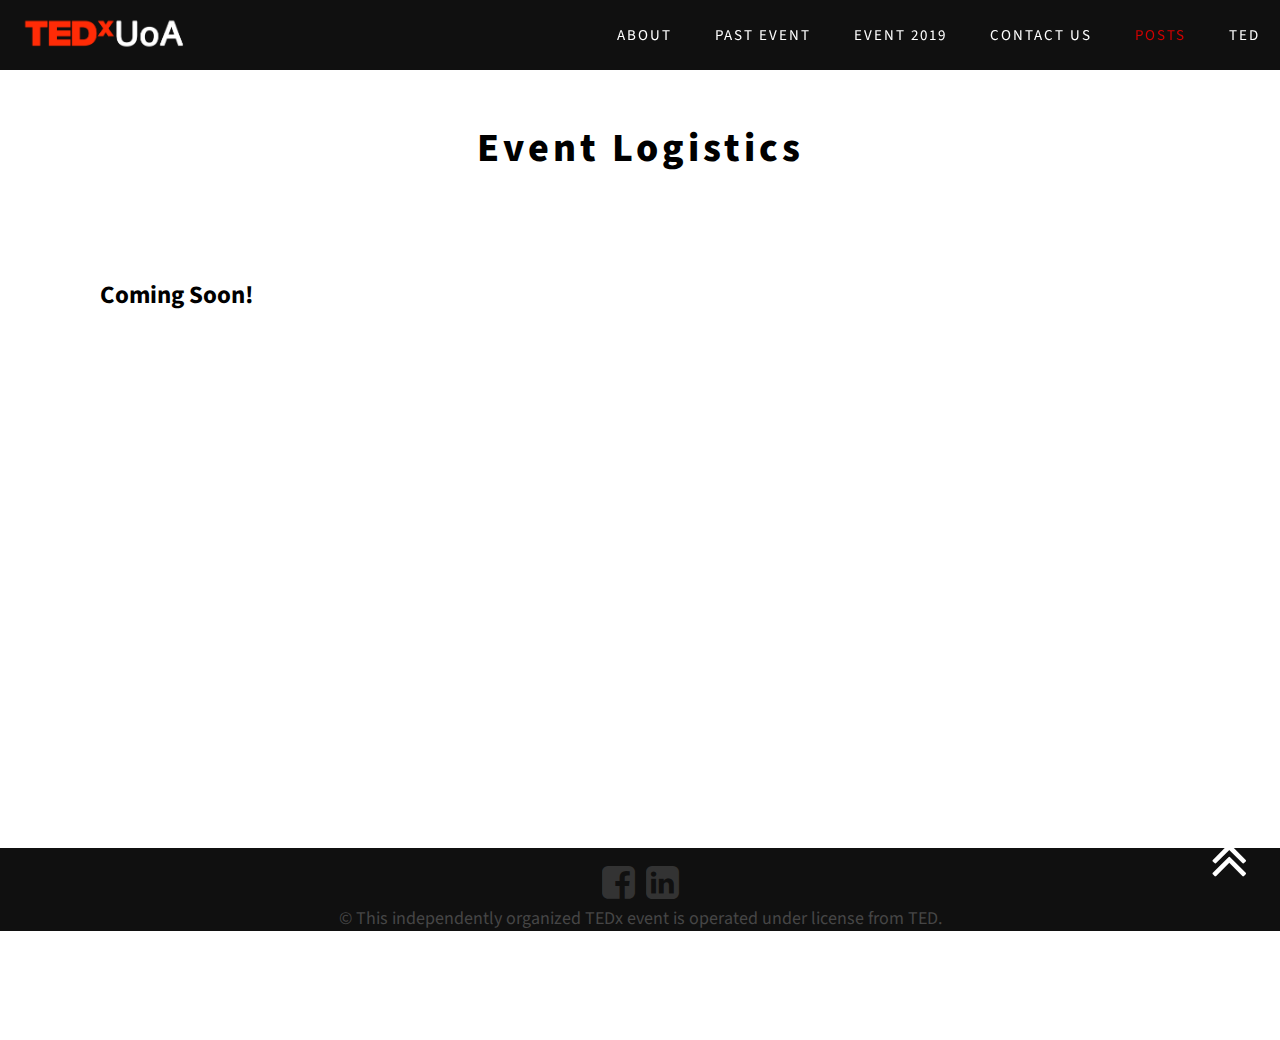
<file: post-eventlogistics.html>
<!DOCTYPE html>
<html lang="en">
<head>
      <!-- Global site tag (gtag.js) - Google Analytics -->
    <script async src="https://www.googletagmanager.com/gtag/js?id=UA-118795218-1"></script>
    <script>
        window.dataLayer = window.dataLayer || [];
        function gtag(){dataLayer.push(arguments);}
        gtag('js', new Date());

        gtag('config', 'UA-118795218-1');
    </script>

      <meta charset="UTF-8">
      <script src='https://cdn.firebase.com/js/client/2.2.1/firebase.js'></script>
      <script src="https://ajax.googleapis.com/ajax/libs/jquery/1.9.1/jquery.min.js"></script>
      <link href="https://fonts.googleapis.com/css?family=Source+Sans+Pro:300,300i,400,400i,600,600i,700,700i" rel="stylesheet">
      <link href="https://maxcdn.bootstrapcdn.com/font-awesome/4.7.0/css/font-awesome.min.css" rel="stylesheet">
      
      <link rel="icon" href="favicon.ico" type="../image/x-icon" />
      <link rel="shortcut icon" href="favicon.ico" type="../image/x-icon" />

      <meta name="viewport" content="width=device-width, initial-scale=1.0">
      <meta http-equiv="X-UA-Compatible" content="ie=edge">
      <title>Posts</title>

      <link rel="stylesheet" href="./style.css">
      <link rel="stylesheet" href="./poststyle.css">
      <script src="side.js"></script>
</head>
<body>
    <div class="wrapper">
        <nav>

          <div class="menu-icon">
                <i class="fa fa-bars fa-2x"></i>  
          </div>         

            <div class="logoSide">
                  <a href="./index.html"><img src="./imgs/logo.png" alt="logo" class="logoSide"></a>
            </div>

          <div class="menu">
                <ul>
                        <li><a href="./index.html#sectionZero" class="link"></a></li>
                        <li><a href="./index.html#sectionOne" class="link">ABOUT</a></li>
                        <li><a href="./index.html#sectionTwo" class="link">PAST EVENT</a></li>
                        <li><a href="./index.html#sectionThree" class="link">EVENT 2019</a></li>
                        <li> <a href="./index.html#sectionFour" class="link">CONTACT US</a></li>
                        <li> <a href="./posts.html" class="link" style="color: #d20000">POSTS</a></li>
                        <li> <a href="./ted.html" class="link" >TED</a></li>
                </ul>
          </div>
        </nav>
    </div>

      <div id="subPostZero">
          <p style="text-align: center; padding-top: 50px; font-weight: 800; font-size: 40px; letter-spacing: 4px; word-wrap: break-word; ">Event Logistics</p>
          <div class="text">
              <!-- <p>
                TEDxUoA helds its inaugural event in 2018!
                <br>
                <br>
                It was a massive undertaking involving the coordination of teams from Education, Events, Sponsorship and Marketing.
                <br>
                <br>
                Over the course of a day there were 8 Speakers, 4 Performers and 100 Attendees.
                <br>
                <br>
                Continue reading below to see some of the awesome stuff that happened!
                <br>
                <br>
              </p>
          </div>
          <div class="featureImageContainer"><img src="./imgs/food.jpg" id="featureImage"></div>
          <div class="text">          
              <h5>Food</h5>
              <p> 
                In addition there were well over 100 Mrs Higgins Cookies, 100 Zen Lunchboxes, 100 Muncho Cupcakes and an endless supply of RedBull.
              </p>
          </div> -->
          <h5>Coming Soon!</h5>
          <br>
          <br>
          <br>
          <br>
          <br>
          <br>
          <br>
          <br>
          <br>
          <br>
          <br>
          <br>
          <br>
          <br>
          <br>
          <br>
          <br>
          <br>
          <br>
          <br>

        </div> 

      <div id="sectionFive" div class="mydiv">

                  <div id="lab_social_icon_footer">                       
                        <a href="https://www.facebook.com/TEDxUoA/" target="_blank"><i id="social-fb" class="fa fa-facebook-square fa-3x social"></i></a>
                        <a href="https://www.linkedin.com/company/tedxuoa/" target="_blank"><i id="social-ln" class="fa fa-linkedin-square fa-3x social"></i></a>
                        <p>© This independently organized TEDx event is operated under license from TED.</p>
                  </div>
      </div>

      <a href="#" class="back-to-top" style="display:inline;">
            <i class="fa fa-angle-double-up"></i>   
      </a>


</body>
</html>
</file>
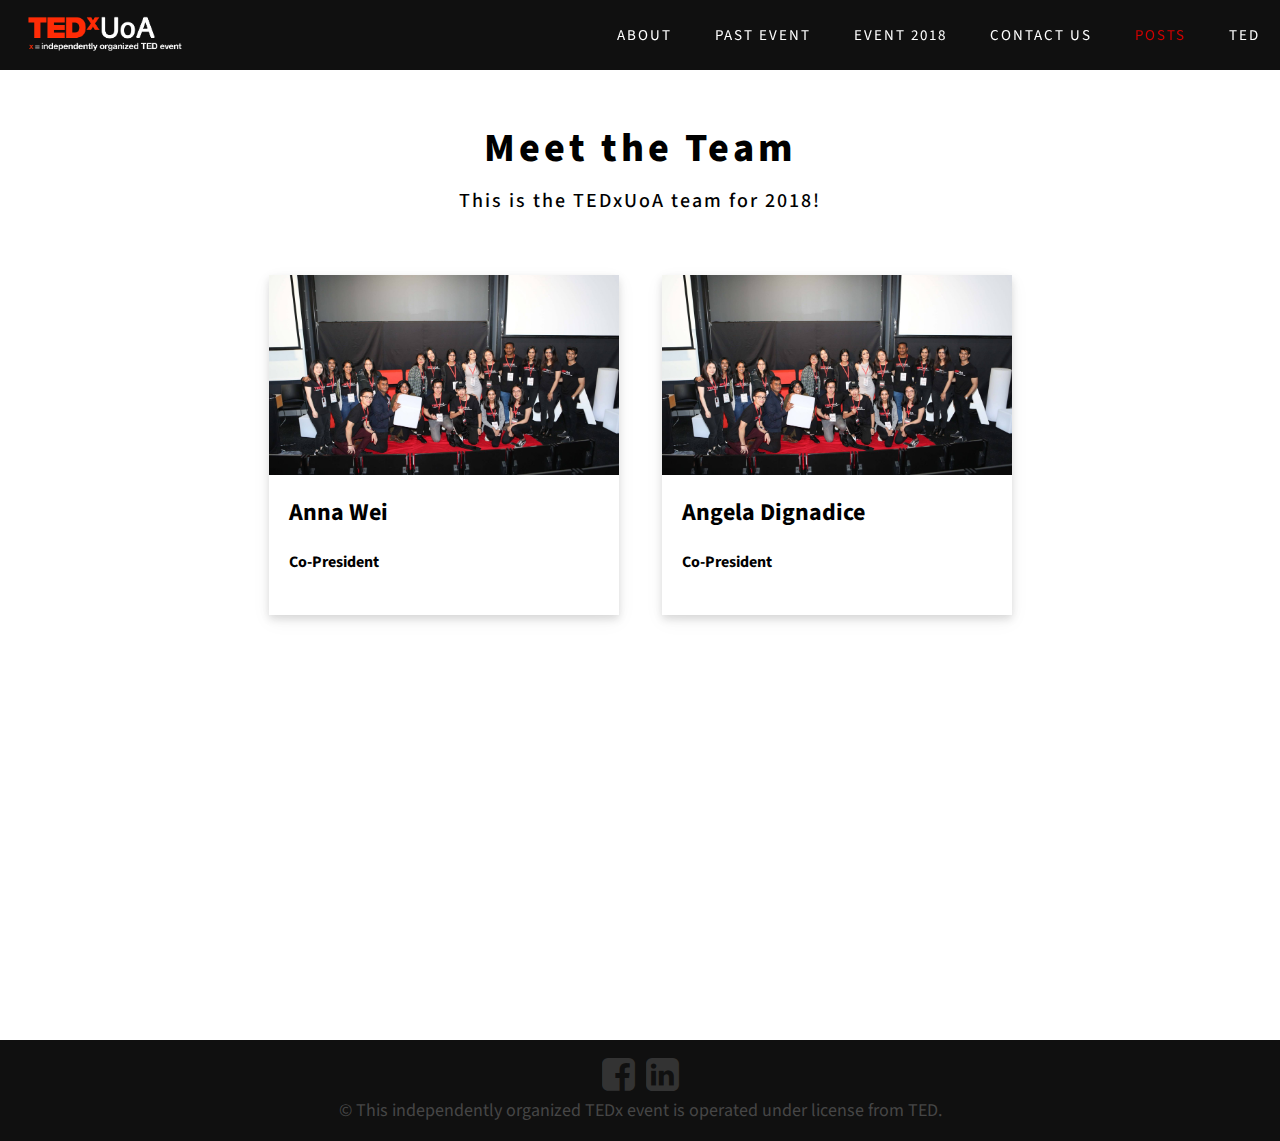
<file: post-meettheteam.html>
<!DOCTYPE html>
<html lang="en">
<head>
      <!-- Global site tag (gtag.js) - Google Analytics -->
    <script async src="https://www.googletagmanager.com/gtag/js?id=UA-118795218-1"></script>
    <script>
        window.dataLayer = window.dataLayer || [];
        function gtag(){dataLayer.push(arguments);}
        gtag('js', new Date());

        gtag('config', 'UA-118795218-1');
    </script>

      <meta charset="UTF-8">
      <script src='https://cdn.firebase.com/js/client/2.2.1/firebase.js'></script>
      <script src="https://ajax.googleapis.com/ajax/libs/jquery/1.9.1/jquery.min.js"></script>
      <link href="https://fonts.googleapis.com/css?family=Source+Sans+Pro:300,300i,400,400i,600,600i,700,700i" rel="stylesheet">
      <link href="https://maxcdn.bootstrapcdn.com/font-awesome/4.7.0/css/font-awesome.min.css" rel="stylesheet">
      
      <link rel="icon" href="favicon.ico" type="image/x-icon" />
      <link rel="shortcut icon" href="favicon.ico" type="image/x-icon" />

      <meta name="viewport" content="width=device-width, initial-scale=1.0">
      <meta http-equiv="X-UA-Compatible" content="ie=edge">
      <title>Posts</title>

      <link rel="stylesheet" href="./style.css">
      <link rel="stylesheet" href="./poststyle.css">
      <script src="side.js"></script>
</head>
<body>
    <div class="wrapper">
        <nav>

          <div class="menu-icon">
                <i class="fa fa-bars fa-2x"></i>  
          </div>         

            <div class="logoSide">
                  <a href="index.html"><img src="imgs/logo3.png" alt="logo" class="logoSide"></a>
            </div>

          <div class="menu">
                <ul>
                        <li><a href="index.html#sectionZero" class="link"></a></li>
                        <li><a href="index.html#sectionOne" class="link">ABOUT</a></li>
                        <li><a href="index.html#sectionTwo" class="link">PAST EVENT</a></li>
                        <li><a href="index.html#sectionThree" class="link">EVENT 2018</a></li>
                        <li> <a href="index.html#sectionFour" class="link">CONTACT US</a></li>
                        <li> <a href="posts.html" class="link" style="color: #d20000">POSTS</a></li>
                        <li> <a href="ted.html" class="link" >TED</a></li>
                </ul>
          </div>
        </nav>
    </div>

      <div id="subPostZero">
        
          <p style="text-align: center; padding-top: 50px; font-weight: 800; font-size: 40px; letter-spacing: 4px; word-wrap: break-word; ">Meet the Team</p>
          <p style="text-align: center;  font-weight: 500; font-size: 20px; margin-top: -30px; margin-bottom: 40px; letter-spacing: 2px; word-wrap: break-word;">This is the TEDxUoA team for 2018!</p>

        <div id="container">
            <div class="post">
                <div class="imageContainer"><img class="image" src="./imgs/team2.jpg"></div>
                <div class="innerContainer">
                    <h2 class="postHeading">Anna Wei</h2>
                    <h4 class="postSubHeading">Co-President</h4>
                </div>
            </div>

            <div class="post">
                <div class="imageContainer"><img class="image" src="./imgs/team2.jpg"></div>
                <div class="innerContainer">
                  <h2 class="postHeading">Angela Dignadice</h2>
                  <h4 class="postSubHeading">Co-President</h4>
                </div>
            </div>

            <!-- <div class="post">
                <div class="imageContainer"><img class="image" src="./imgs/team2.jpg"></div>
                <div class="innerContainer">
                  <h2 class="postHeading">Sam Saga</h2>
                  <h4 class="postSubHeading">Marketing Team Lead</h4>
                </div>
            </div>

            <div class="post">
                <div class="imageContainer"><img class="image" src="./imgs/team2.jpg"></div>
                <div class="innerContainer">
                  <h2 class="postHeading">Anna Wei</h2>
                  <h4 class="postSubHeading">Co-President</h4>
                </div>
            </div>

            <div class="post">
                <div class="imageContainer"><img class="image" src="./imgs/team2.jpg"></div>
                <div class="innerContainer">
                  <h2 class="postHeading">Anna Wei</h2>
                  <h4 class="postSubHeading">Co-President</h4>
                </div>
            </div>

            <div class="post">
                <div class="imageContainer"><img class="image" src="./imgs/team2.jpg"></div>
                <div class="innerContainer">
                  <h2 class="postHeading">Anna Wei</h2>
                  <h4 class="postSubHeading">Co-President</h4>
                </div>
            </div> -->
        </div>

      </div> 

      <div id="sectionFive" div class="mydiv">

                  <div id="lab_social_icon_footer">                       
                        <a href="https://www.facebook.com/TEDxUoA/" target="_blank"><i id="social-fb" class="fa fa-facebook-square fa-3x social"></i></a>
                        <a href="https://www.linkedin.com/company/tedxuoa/" target="_blank"><i id="social-ln" class="fa fa-linkedin-square fa-3x social"></i></a>
                        <p>© This independently organized TEDx event is operated under license from TED.</p>
                  </div>
      </div>

      <a href="#" class="back-to-top" style="display:inline;">
            <i class="fa fa-angle-double-up"></i>   
      </a>


</body>
</html>
</file>
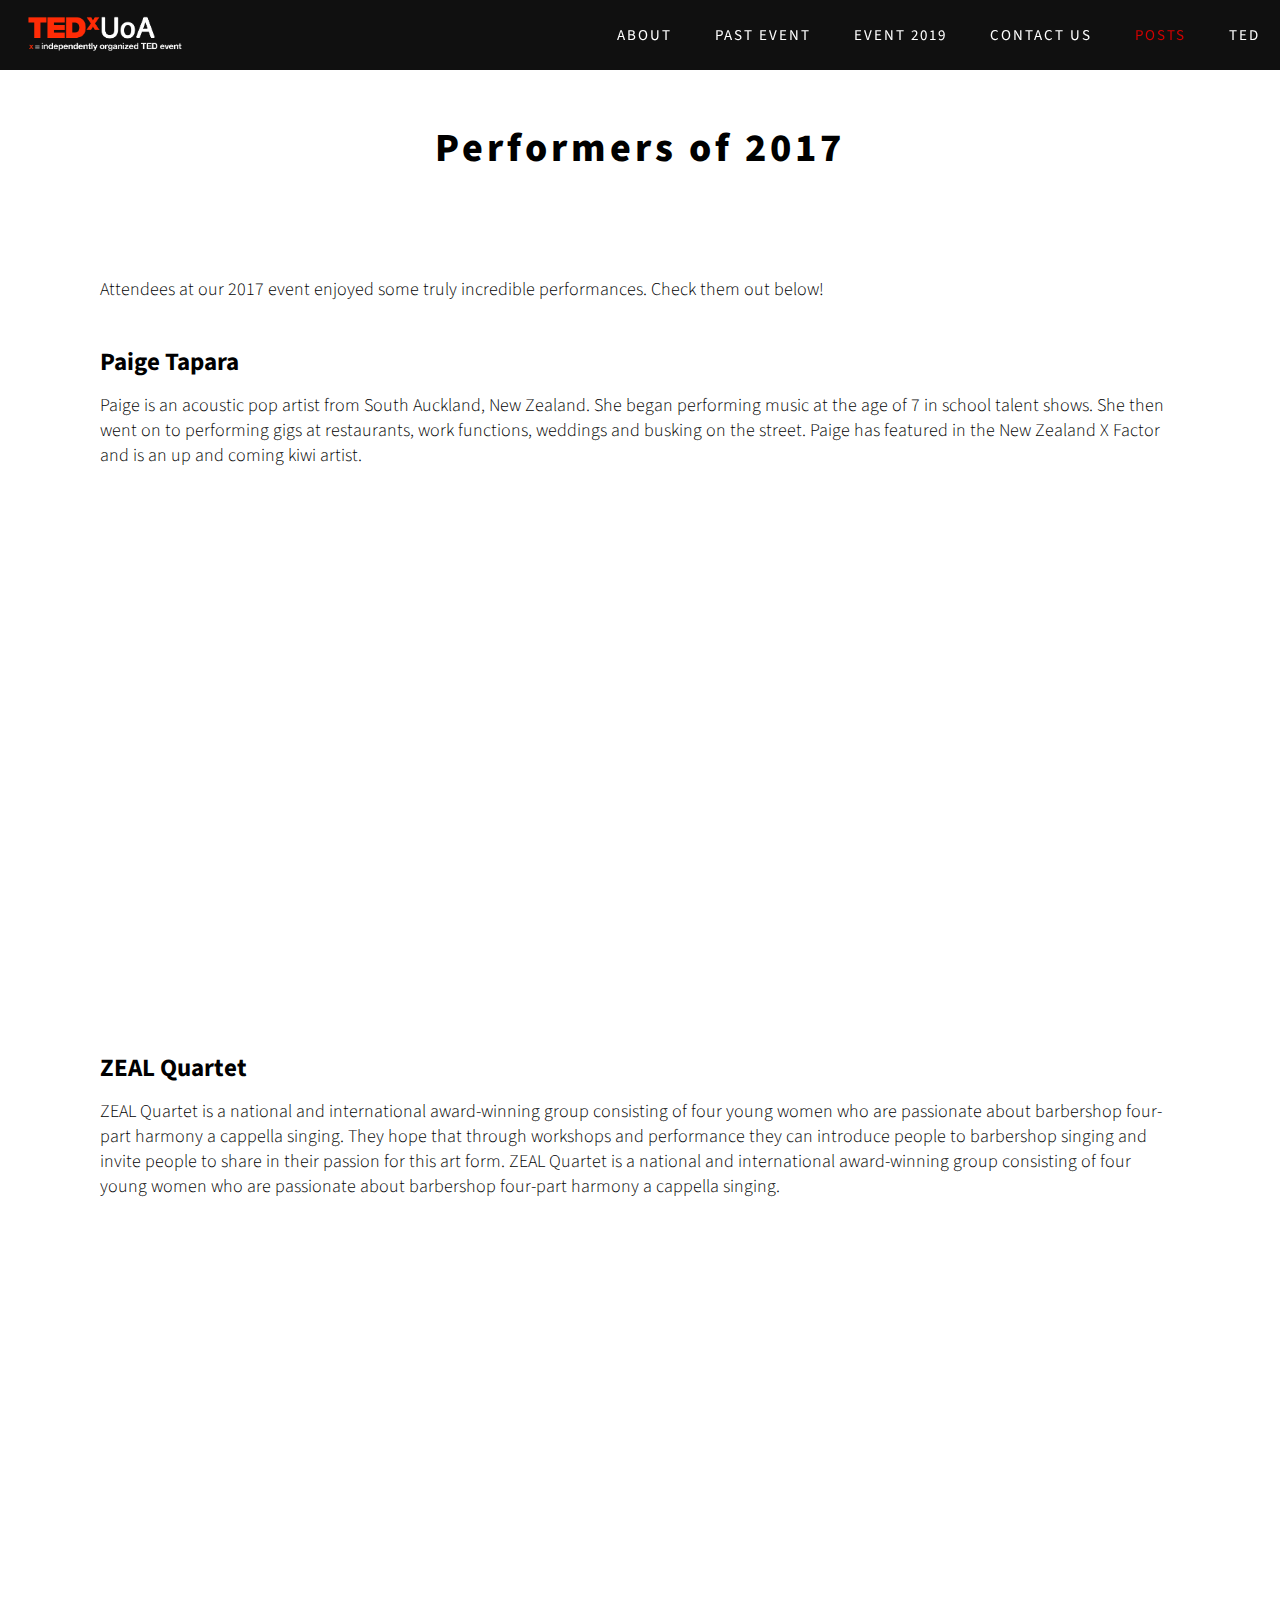
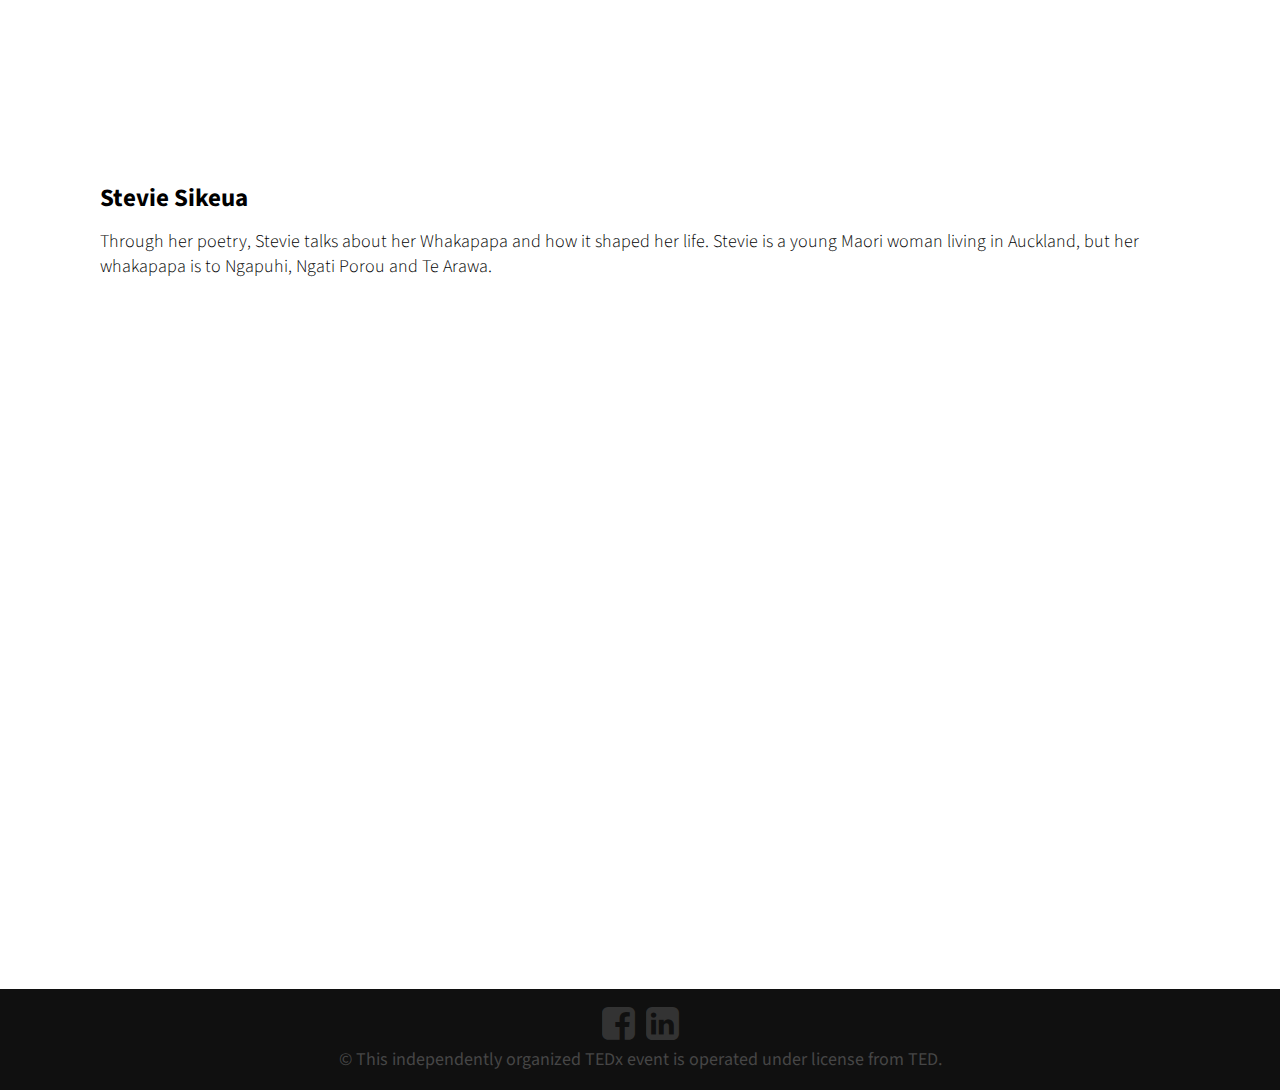
<file: post-performers2017.html>
<!DOCTYPE html>
<html lang="en">
<head>
      <!-- Global site tag (gtag.js) - Google Analytics -->
    <script async src="https://www.googletagmanager.com/gtag/js?id=UA-118795218-1"></script>
    <script>
        window.dataLayer = window.dataLayer || [];
        function gtag(){dataLayer.push(arguments);}
        gtag('js', new Date());

        gtag('config', 'UA-118795218-1');
    </script>

      <meta charset="UTF-8">
      <script src='https://cdn.firebase.com/js/client/2.2.1/firebase.js'></script>
      <script src="https://ajax.googleapis.com/ajax/libs/jquery/1.9.1/jquery.min.js"></script>
      <link href="https://fonts.googleapis.com/css?family=Source+Sans+Pro:300,300i,400,400i,600,600i,700,700i" rel="stylesheet">
      <link href="https://maxcdn.bootstrapcdn.com/font-awesome/4.7.0/css/font-awesome.min.css" rel="stylesheet">
      
      <link rel="icon" href="favicon.ico" type="../image/x-icon" />
      <link rel="shortcut icon" href="favicon.ico" type="../image/x-icon" />

      <meta name="viewport" content="width=device-width, initial-scale=1.0">
      <meta http-equiv="X-UA-Compatible" content="ie=edge">
      <title>Posts</title>

      <link rel="stylesheet" href="./style.css">
      <link rel="stylesheet" href="./poststyle.css">
      <script src="side.js"></script>
</head>
<body>
    <div class="wrapper">
        <nav>

          <div class="menu-icon">
                <i class="fa fa-bars fa-2x"></i>  
          </div>         

            <div class="logoSide">
                  <a href="./index.html"><img src="./imgs/logo3.png" alt="logo" class="logoSide"></a>
            </div>

          <div class="menu">
                <ul>
                        <li><a href="./index.html#sectionZero" class="link"></a></li>
                        <li><a href="./index.html#sectionOne" class="link">ABOUT</a></li>
                        <li><a href="./index.html#sectionTwo" class="link">PAST EVENT</a></li>
                        <li><a href="./index.html#sectionThree" class="link">EVENT 2019</a></li>
                        <li> <a href="./index.html#sectionFour" class="link">CONTACT US</a></li>
                        <li> <a href="./posts.html" class="link" style="color: #d20000">POSTS</a></li>
                        <li> <a href="./ted.html" class="link" >TED</a></li>
                </ul>
          </div>
        </nav>
    </div>

      <div id="subPostZero">
          <p style="text-align: center; padding-top: 50px; font-weight: 800; font-size: 40px; letter-spacing: 4px; word-wrap: break-word; ">Performers of 2017</p>
          <div class="text">
              <p> Attendees at our 2017 event enjoyed some truly incredible performances. Check them out below!</p>
              <h5>Paige Tapara</h5>
              <p>Paige is an acoustic pop artist from South Auckland, New Zealand. She began performing music at the age of 7 in school talent shows. She then went on to performing gigs at restaurants, work functions, weddings and busking on the street. Paige has featured in the New Zealand X Factor and is an up and coming kiwi artist.</p>
              <p class="iframeSpace" align="center"><iframe src="https://www.youtube.com/embed/vtRiAJt7O3w" frameborder="0" allow="autoplay; encrypted-media" allowfullscreen></iframe></p>
              <h5>ZEAL Quartet</h5>
              <p>ZEAL Quartet is a national and international award-winning group consisting of four young women who are passionate about barbershop four-part harmony a cappella singing. They hope that through workshops and performance they can introduce people to barbershop singing and invite people to share in their passion for this art form. ZEAL Quartet is a national and international award-winning group consisting of four young women who are passionate about barbershop four-part harmony a cappella singing. </p>
              <p class="iframe" align="center"><iframe src="https://www.youtube.com/embed/oC-jPYvhvsQ" frameborder="0" allow="autoplay; encrypted-media" allowfullscreen></iframe></p>
              <h5>Stevie Sikeua</h5>
              <p>Through her poetry, Stevie talks about her Whakapapa and how it shaped her life. Stevie is a young Maori woman living in Auckland, but her whakapapa is to Ngapuhi, Ngati Porou and Te Arawa.</p>
              <p class="iframe" align="center"><iframe src="https://www.youtube.com/embed/_CScSGJO5tI" frameborder="0" allow="autoplay; encrypted-media" allowfullscreen></iframe></p>
          </div>
          

      </div> 

      <div id="sectionFive" div class="mydiv">

                  <div id="lab_social_icon_footer">                       
                        <a href="https://www.facebook.com/TEDxUoA/" target="_blank"><i id="social-fb" class="fa fa-facebook-square fa-3x social"></i></a>
                        <a href="https://www.linkedin.com/company/tedxuoa/" target="_blank"><i id="social-ln" class="fa fa-linkedin-square fa-3x social"></i></a>
                        <p>© This independently organized TEDx event is operated under license from TED.</p>
                  </div>
      </div>

      <a href="#" class="back-to-top" style="display:inline;">
            <i class="fa fa-angle-double-up"></i>   
      </a>


</body>
</html>
</file>
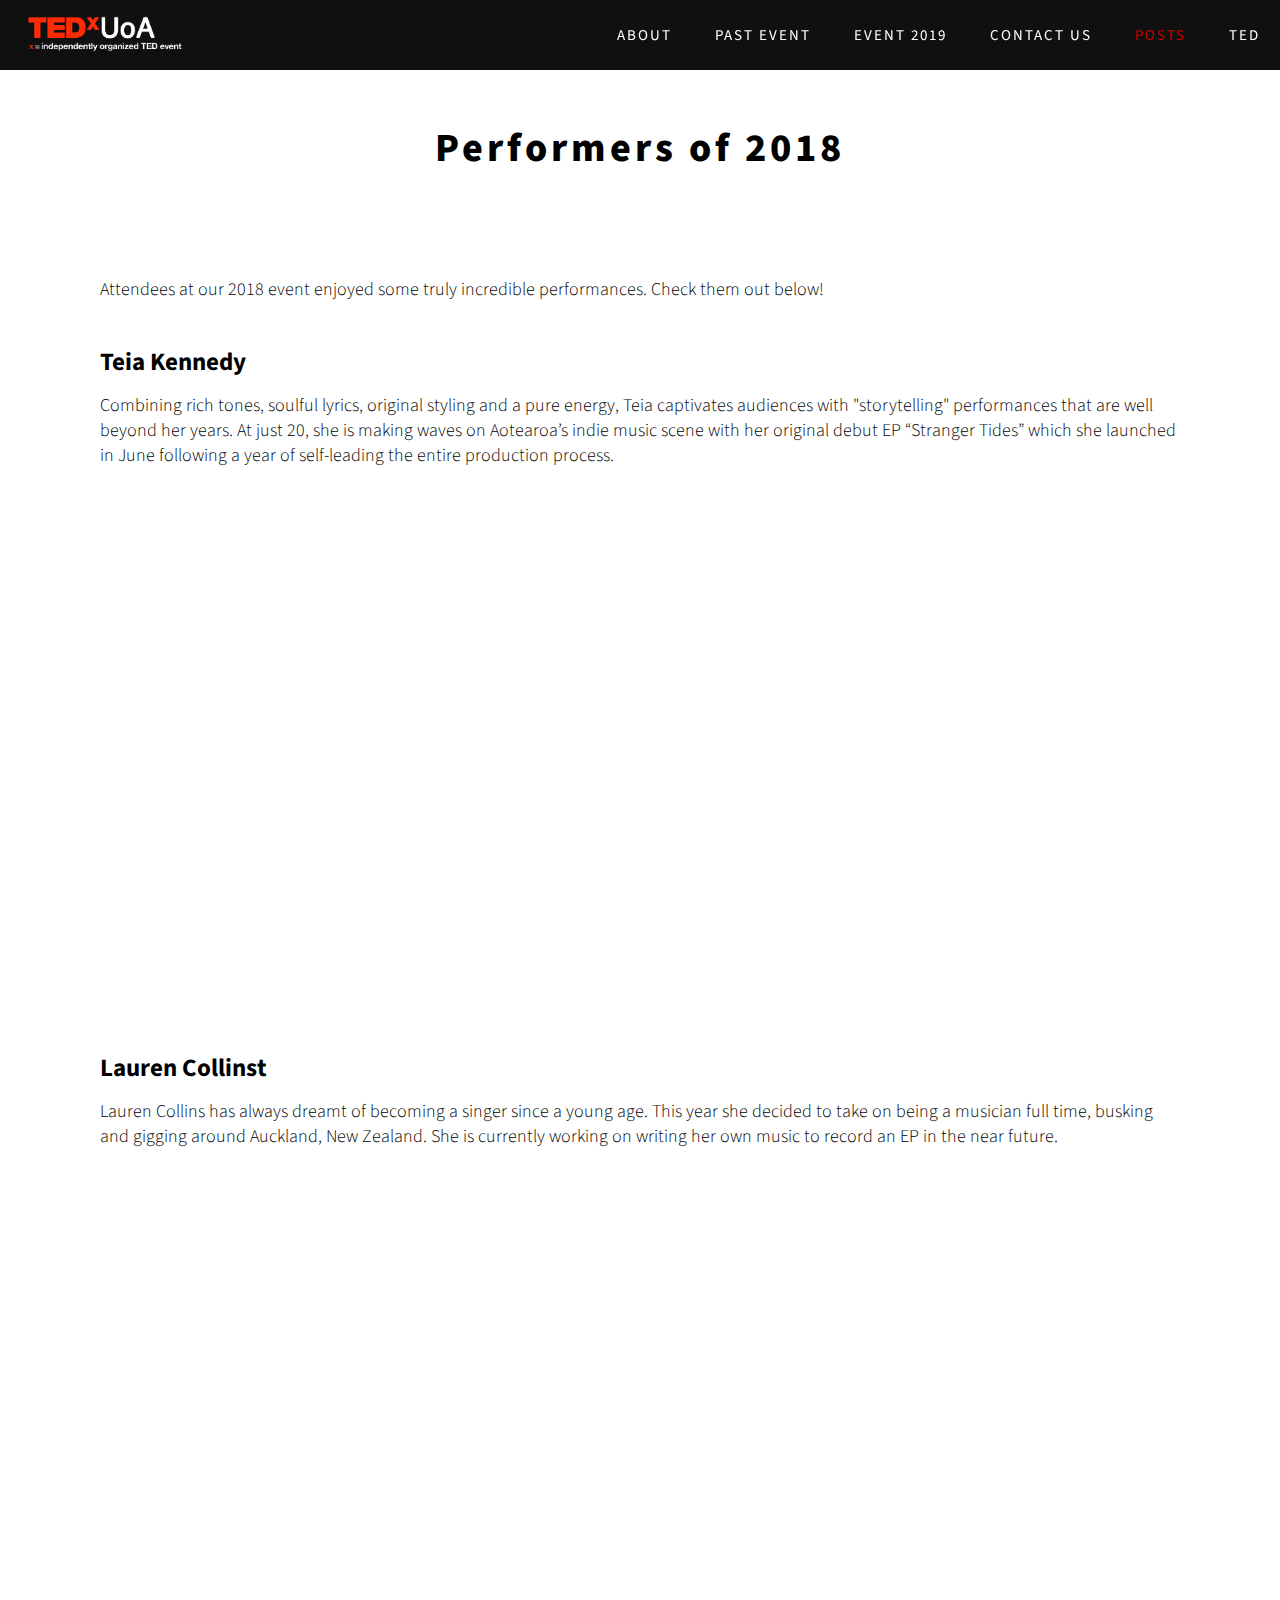
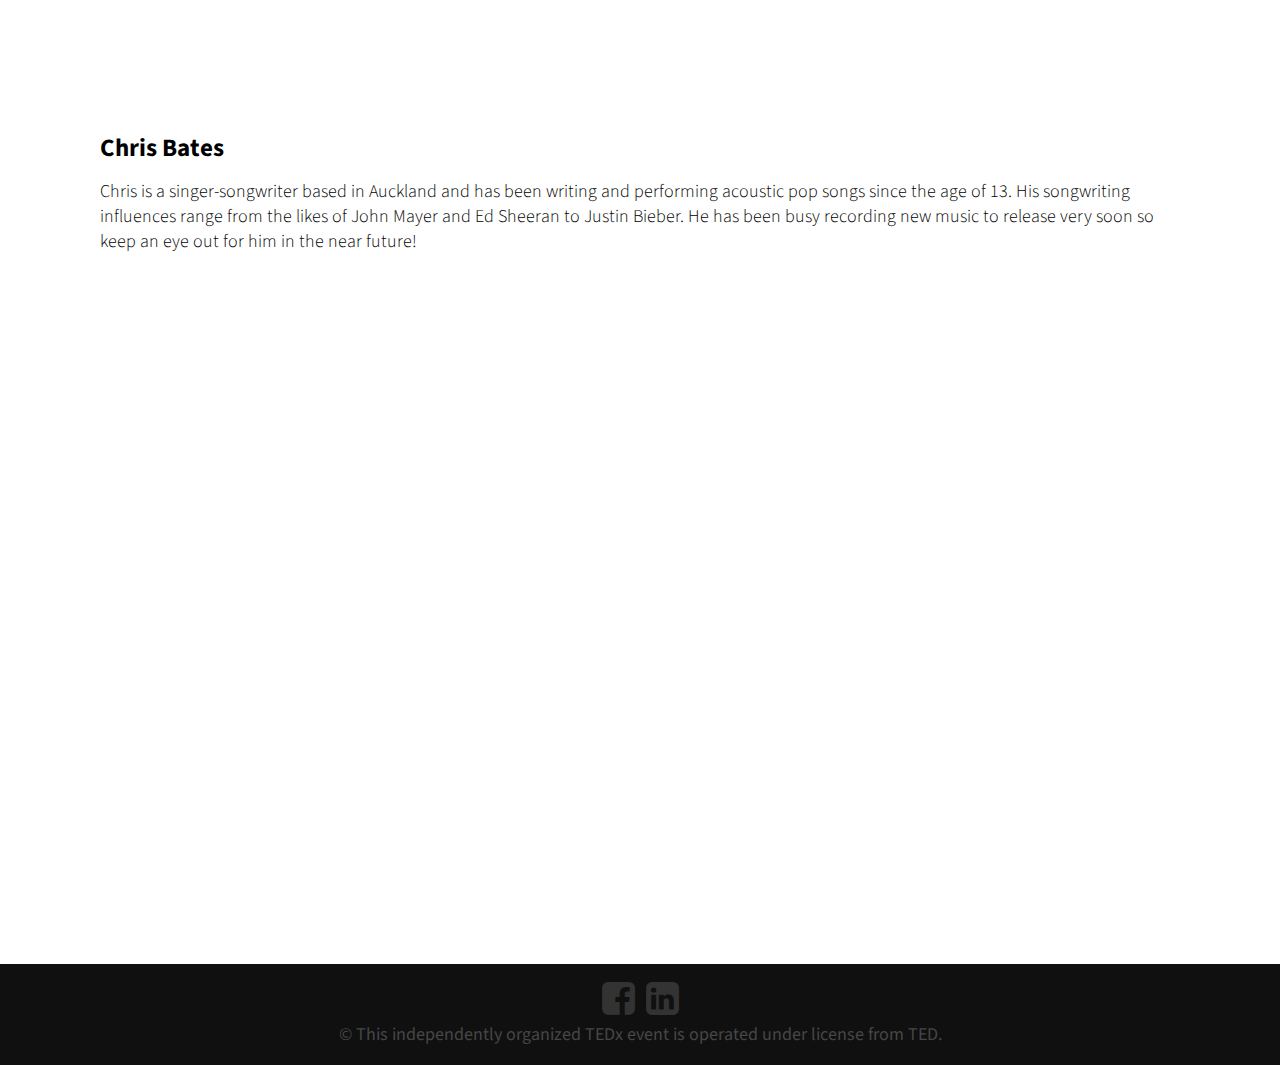
<file: post-performers2018.html>
<!DOCTYPE html>
<html lang="en">
<head>
      <!-- Global site tag (gtag.js) - Google Analytics -->
    <script async src="https://www.googletagmanager.com/gtag/js?id=UA-118795218-1"></script>
    <script>
        window.dataLayer = window.dataLayer || [];
        function gtag(){dataLayer.push(arguments);}
        gtag('js', new Date());

        gtag('config', 'UA-118795218-1');
    </script>

      <meta charset="UTF-8">
      <script src='https://cdn.firebase.com/js/client/2.2.1/firebase.js'></script>
      <script src="https://ajax.googleapis.com/ajax/libs/jquery/1.9.1/jquery.min.js"></script>
      <link href="https://fonts.googleapis.com/css?family=Source+Sans+Pro:300,300i,400,400i,600,600i,700,700i" rel="stylesheet">
      <link href="https://maxcdn.bootstrapcdn.com/font-awesome/4.7.0/css/font-awesome.min.css" rel="stylesheet">
      
      <link rel="icon" href="favicon.ico" type="../image/x-icon" />
      <link rel="shortcut icon" href="favicon.ico" type="../image/x-icon" />

      <meta name="viewport" content="width=device-width, initial-scale=1.0">
      <meta http-equiv="X-UA-Compatible" content="ie=edge">
      <title>Posts</title>

      <link rel="stylesheet" href="./style.css">
      <link rel="stylesheet" href="./poststyle.css">
      <script src="side.js"></script>
</head>
<body>
    <div class="wrapper">
        <nav>

          <div class="menu-icon">
                <i class="fa fa-bars fa-2x"></i>  
          </div>         

            <div class="logoSide">
                  <a href="./index.html"><img src="./imgs/logo3.png" alt="logo" class="logoSide"></a>
            </div>

          <div class="menu">
                <ul>
                        <li><a href="./index.html#sectionZero" class="link"></a></li>
                        <li><a href="./index.html#sectionOne" class="link">ABOUT</a></li>
                        <li><a href="./index.html#sectionTwo" class="link">PAST EVENT</a></li>
                        <li><a href="./index.html#sectionThree" class="link">EVENT 2019</a></li>
                        <li> <a href="./index.html#sectionFour" class="link">CONTACT US</a></li>
                        <li> <a href="./posts.html" class="link" style="color: #d20000">POSTS</a></li>
                        <li> <a href="./ted.html" class="link" >TED</a></li>
                </ul>
          </div>
        </nav>
    </div>

    <div id="subPostZero">
            <p style="text-align: center; padding-top: 50px; font-weight: 800; font-size: 40px; letter-spacing: 4px; word-wrap: break-word; ">Performers of 2018</p>
            <div class="text">
                <p> Attendees at our 2018 event enjoyed some truly incredible performances. Check them out below!</p>
                <h5>Teia Kennedy</h5>
                <p>Combining rich tones, soulful lyrics, original styling and a pure energy, Teia captivates 
                      audiences with "storytelling" performances that are well beyond her years. At just 20, she is 
                      making waves on Aotearoa’s indie music scene with her original debut EP “Stranger Tides” 
                      which she launched in June following a year of self-leading the entire production process.</p>

                <p class="iframeSpace" align="center"><iframe src="https://www.youtube.com/embed/N5YRpl-w_Dk" frameborder="0" allow="autoplay; encrypted-media" allowfullscreen></iframe></p>
                <h5>Lauren Collinst</h5>
                <p>Lauren Collins has always dreamt of becoming a singer since a young age. This year she decided to 
                      take on being a musician full time, busking and gigging around Auckland, New Zealand. She is currently 
                      working on writing her own music to record an EP in the near future.</p>

                <p class="iframe" align="center"><iframe src="https://www.youtube.com/embed/fH-UzqoGRK4" frameborder="0" allow="autoplay; encrypted-media" allowfullscreen></iframe></p>
                <h5>Chris Bates</h5>
                <p>Chris is a singer-songwriter based in Auckland and has been writing and performing acoustic pop songs 
                      since the age of 13. His songwriting influences range from the likes of John Mayer and Ed Sheeran 
                      to Justin Bieber. He has been busy recording new music to release very soon so keep an eye out for him in the near future!</p>
                <p class="iframe" align="center"><iframe src="https://www.youtube.com/embed/D9MfyX9aX9w" frameborder="0" allow="autoplay; encrypted-media" allowfullscreen></iframe></p>
            </div>
            
  
      </div>  

      <div id="sectionFive" div class="mydiv">

                  <div id="lab_social_icon_footer">                       
                        <a href="https://www.facebook.com/TEDxUoA/" target="_blank"><i id="social-fb" class="fa fa-facebook-square fa-3x social"></i></a>
                        <a href="https://www.linkedin.com/company/tedxuoa/" target="_blank"><i id="social-ln" class="fa fa-linkedin-square fa-3x social"></i></a>
                        <p>© This independently organized TEDx event is operated under license from TED.</p>
                  </div>
      </div>

      <a href="#" class="back-to-top" style="display:inline;">
            <i class="fa fa-angle-double-up"></i>   
      </a>


</body>
</html>
</file>
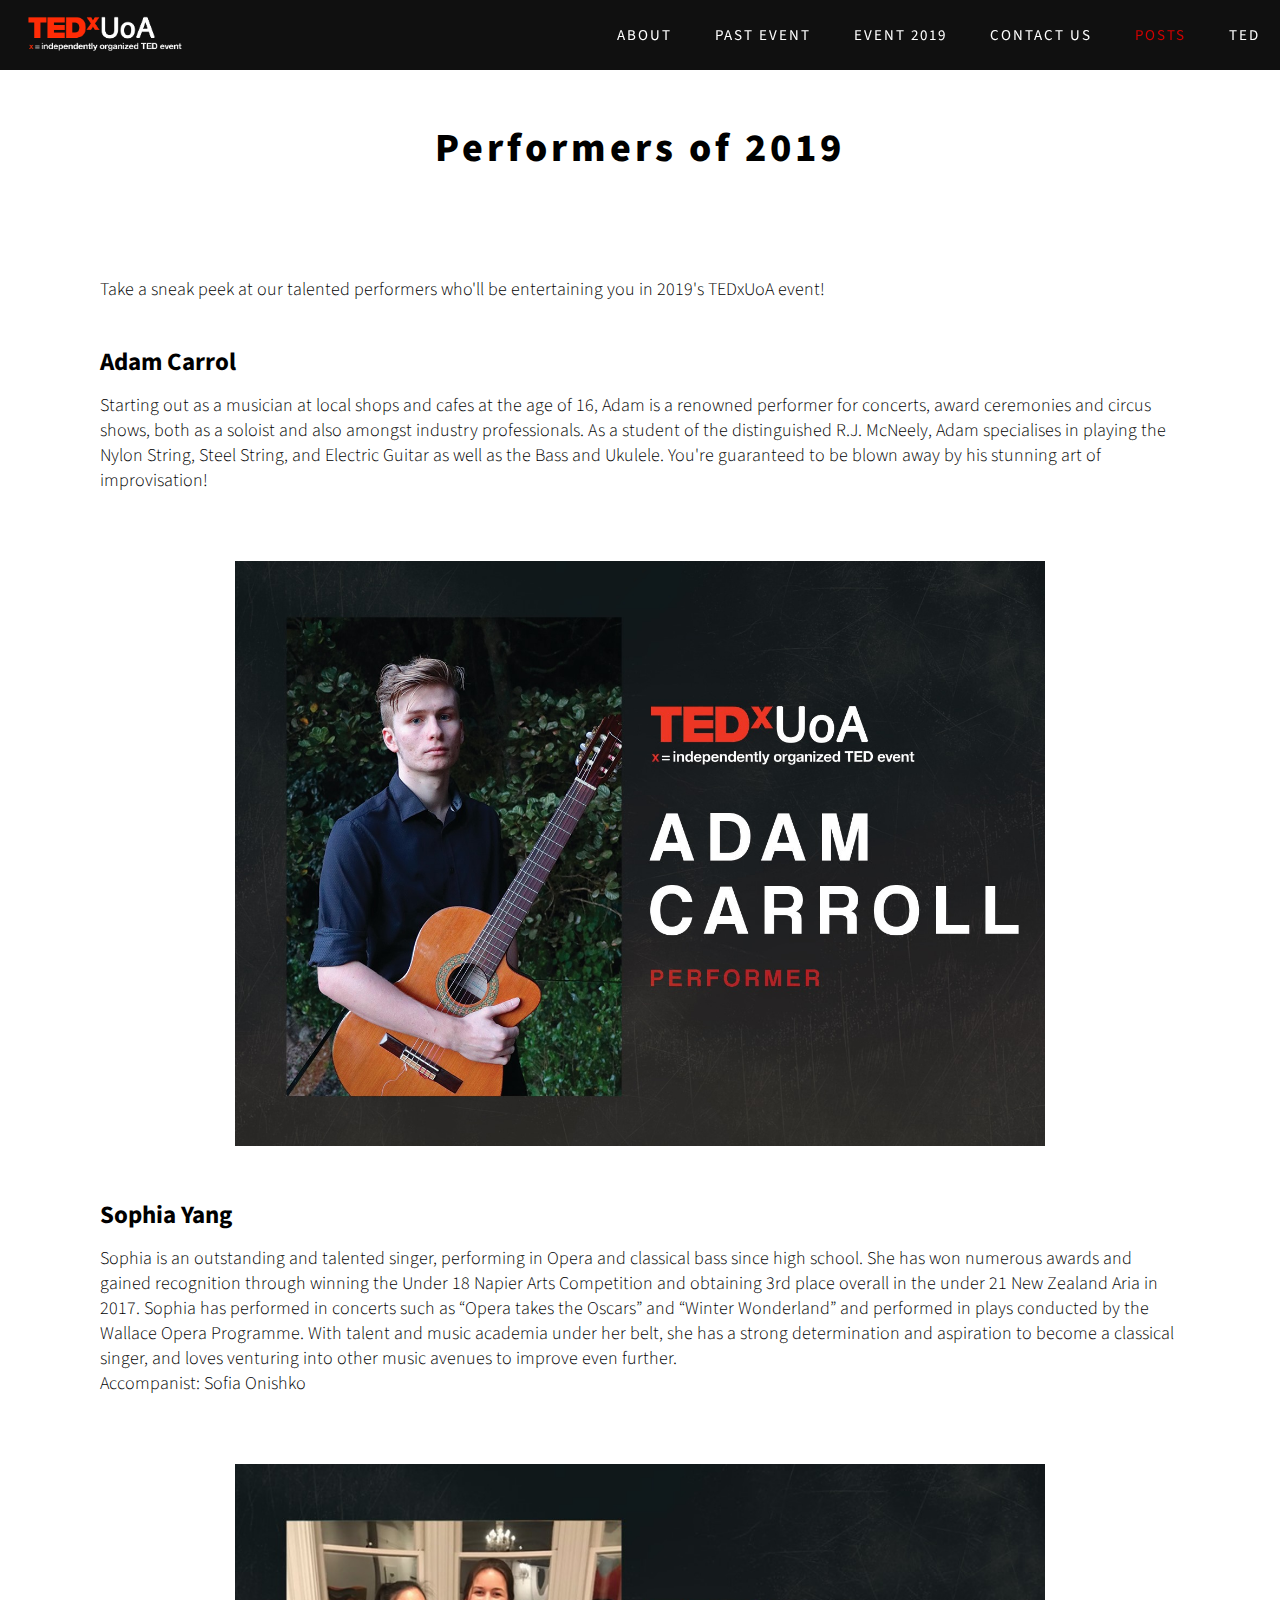
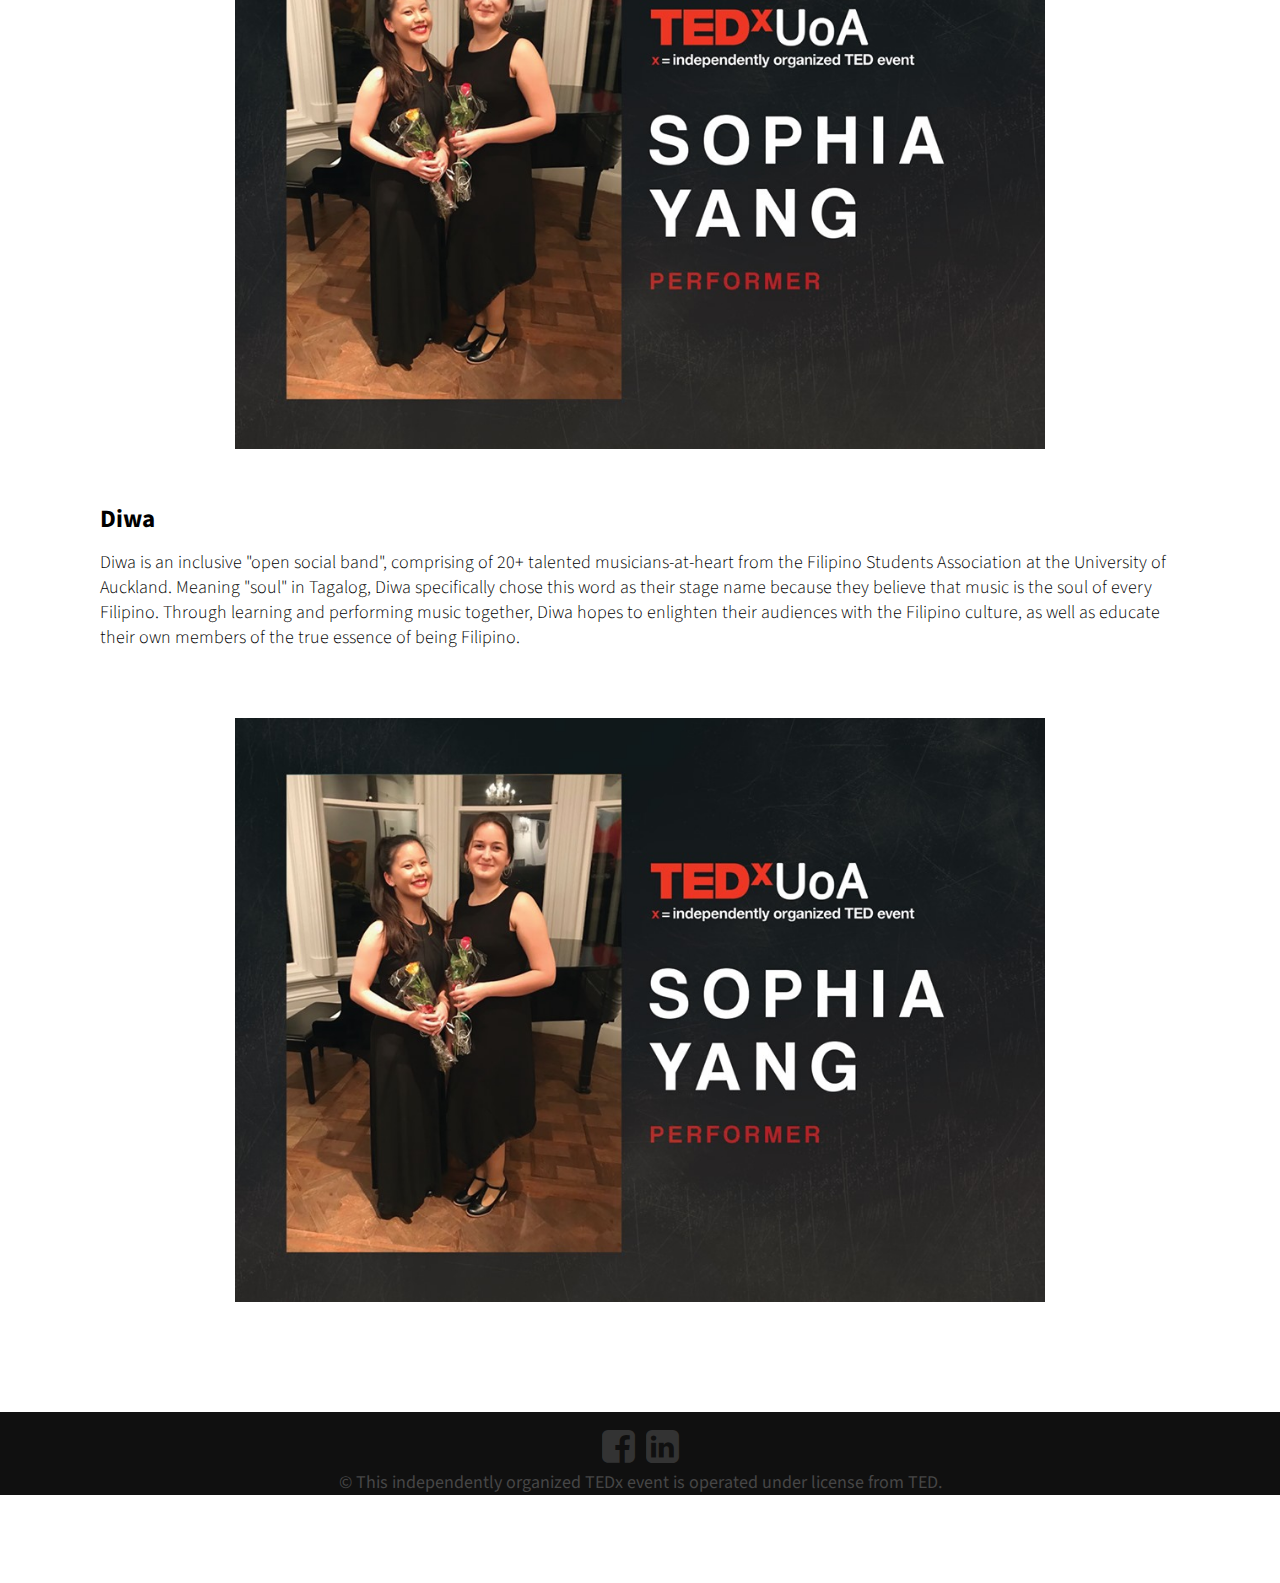
<file: post-performers2019.html>
<!DOCTYPE html>
<html lang="en">
<head>
      <!-- Global site tag (gtag.js) - Google Analytics -->
    <script async src="https://www.googletagmanager.com/gtag/js?id=UA-118795218-1"></script>
    <script>
        window.dataLayer = window.dataLayer || [];
        function gtag(){dataLayer.push(arguments);}
        gtag('js', new Date());

        gtag('config', 'UA-118795218-1');
    </script>

      <meta charset="UTF-8">
      <script src='https://cdn.firebase.com/js/client/2.2.1/firebase.js'></script>
      <script src="https://ajax.googleapis.com/ajax/libs/jquery/1.9.1/jquery.min.js"></script>
      <link href="https://fonts.googleapis.com/css?family=Source+Sans+Pro:300,300i,400,400i,600,600i,700,700i" rel="stylesheet">
      <link href="https://maxcdn.bootstrapcdn.com/font-awesome/4.7.0/css/font-awesome.min.css" rel="stylesheet">
      
      <link rel="icon" href="favicon.ico" type="../image/x-icon" />
      <link rel="shortcut icon" href="favicon.ico" type="../image/x-icon" />

      <meta name="viewport" content="width=device-width, initial-scale=1.0">
      <meta http-equiv="X-UA-Compatible" content="ie=edge">
      <title>Posts</title>

      <link rel="stylesheet" href="./style.css">
      <link rel="stylesheet" href="./poststyle.css">
      <script src="side.js"></script>
</head>
<body>
    <div class="wrapper">
        <nav>

          <div class="menu-icon">
                <i class="fa fa-bars fa-2x"></i>  
          </div>         

            <div class="logoSide">
                  <a href="./index.html"><img src="./imgs/logo3.png" alt="logo" class="logoSide"></a>
            </div>

          <div class="menu">
                <ul>
                        <li><a href="./index.html#sectionZero" class="link"></a></li>
                        <li><a href="./index.html#sectionOne" class="link">ABOUT</a></li>
                        <li><a href="./index.html#sectionTwo" class="link">PAST EVENT</a></li>
                        <li><a href="./index.html#sectionThree" class="link">EVENT 2019</a></li>
                        <li> <a href="./index.html#sectionFour" class="link">CONTACT US</a></li>
                        <li> <a href="./posts.html" class="link" style="color: #d20000">POSTS</a></li>
                        <li> <a href="./ted.html" class="link" >TED</a></li>
                </ul>
          </div>
        </nav>
    </div>

      <div id="subPostZero">
          <p style="text-align: center; padding-top: 50px; font-weight: 800; font-size: 40px; letter-spacing: 4px; word-wrap: break-word; ">Performers of 2019</p>
          <div class="text">
              <p>Take a sneak peek at our talented performers who'll be entertaining you in 2019's TEDxUoA event!</p>

              <h5> Adam Carrol </h5>
              <p>Starting out as a musician at local shops and cafes at the age of 16, Adam is a renowned performer for concerts, award ceremonies and circus shows, both as a soloist and also amongst industry professionals. As a student of the distinguished R.J. McNeely, Adam specialises in playing the Nylon String, Steel String, and Electric Guitar as well as the Bass and Ukulele.

                        You're guaranteed to be blown away by his stunning art of improvisation!</p>
              <img class="speakers-img" src="imgs/performers2019/adam.jpg"/>

              <h5> Sophia Yang </h5>
              <p>Sophia is an outstanding and talented singer, performing in Opera and classical bass since high school. She has won numerous awards and gained recognition through winning the Under 18 Napier Arts Competition and obtaining 3rd place overall in the under 21 New Zealand Aria in 2017. Sophia has performed in concerts such as “Opera takes the Oscars” and “Winter Wonderland” and performed in plays conducted by the Wallace Opera Programme. With talent and music academia under her belt, she has a strong determination and aspiration to become a classical singer, and loves venturing into other music avenues to improve even further.
                        <br>Accompanist: Sofia Onishko
                        </p>
              <img class="speakers-img" src="imgs/performers2019/sophia.jpg"/>

              <h5> Diwa </h5>
              <p>Diwa is an inclusive "open social band", comprising of 20+ talented musicians-at-heart from the Filipino Students Association at the University of Auckland.

                 Meaning "soul" in Tagalog, Diwa specifically chose this word as their stage name because they believe that music is the soul of every Filipino. Through learning and performing music together, Diwa hopes to enlighten their audiences with the Filipino culture, as well as educate their own members of the true essence of being Filipino.
                  </p>
                  <img class="speakers-img" src="imgs/performers2019/sophia.jpg"


          </div>
          

      </div> 

      <div id="sectionFive" div class="mydiv">

                  <div id="lab_social_icon_footer">                       
                        <a href="https://www.facebook.com/TEDxUoA/" target="_blank"><i id="social-fb" class="fa fa-facebook-square fa-3x social"></i></a>
                        <a href="https://www.linkedin.com/company/tedxuoa/" target="_blank"><i id="social-ln" class="fa fa-linkedin-square fa-3x social"></i></a>
                        <p>© This independently organized TEDx event is operated under license from TED.</p>
                  </div>
      </div>

      <a href="#" class="back-to-top" style="display:inline;">
            <i class="fa fa-angle-double-up"></i>   
      </a>


</body>
</html>
</file>
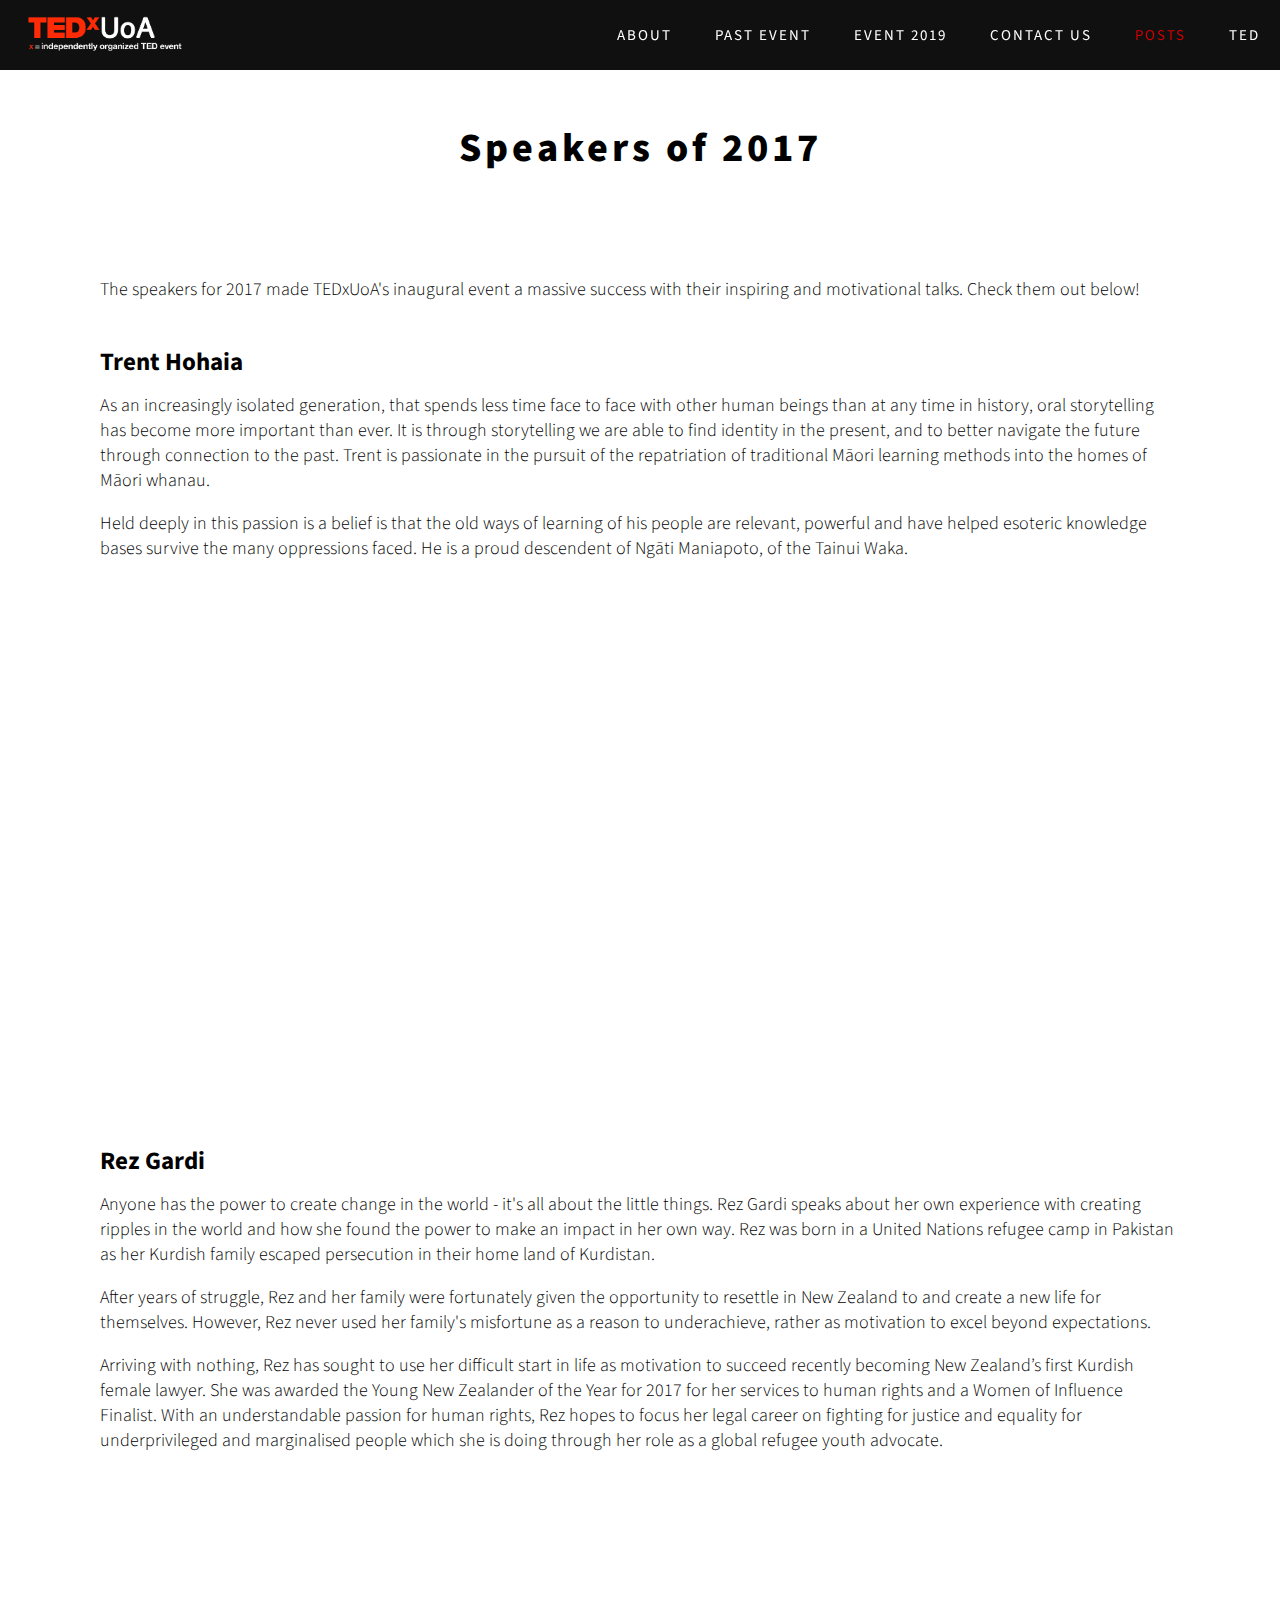
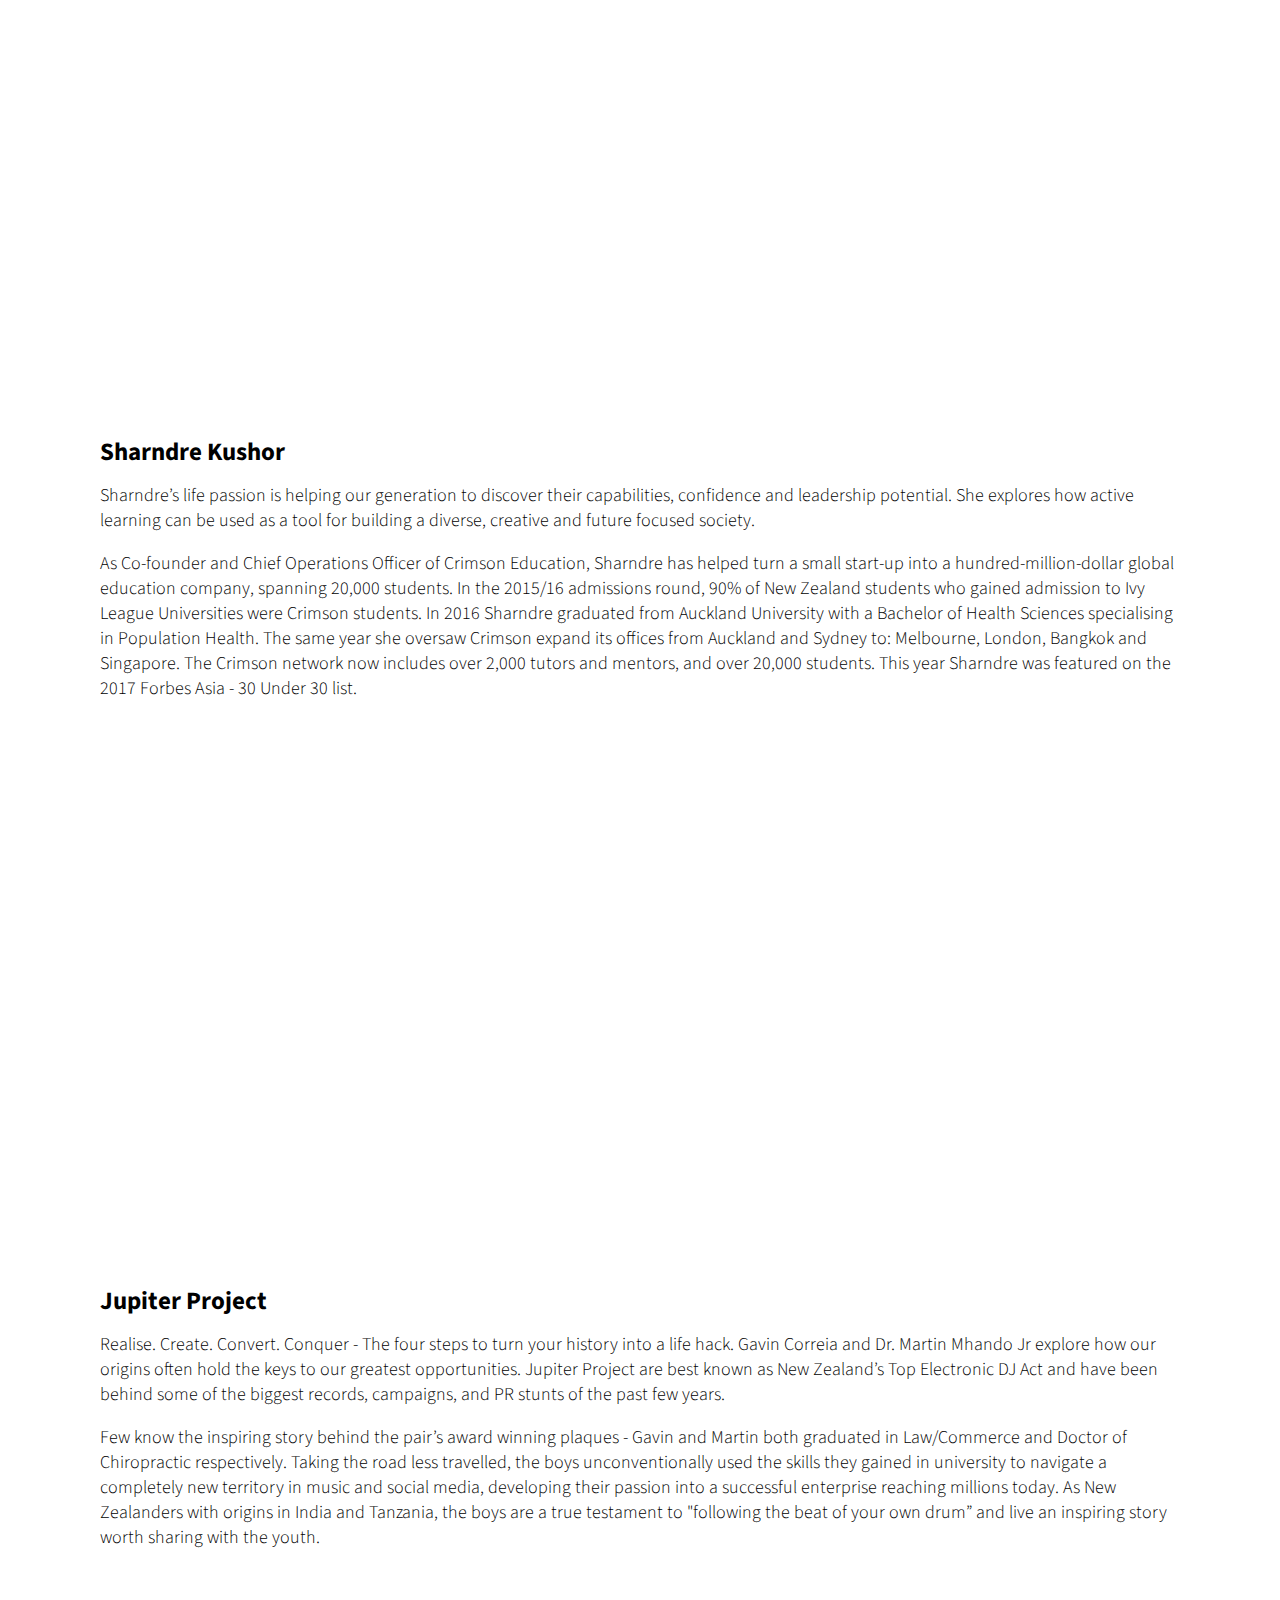
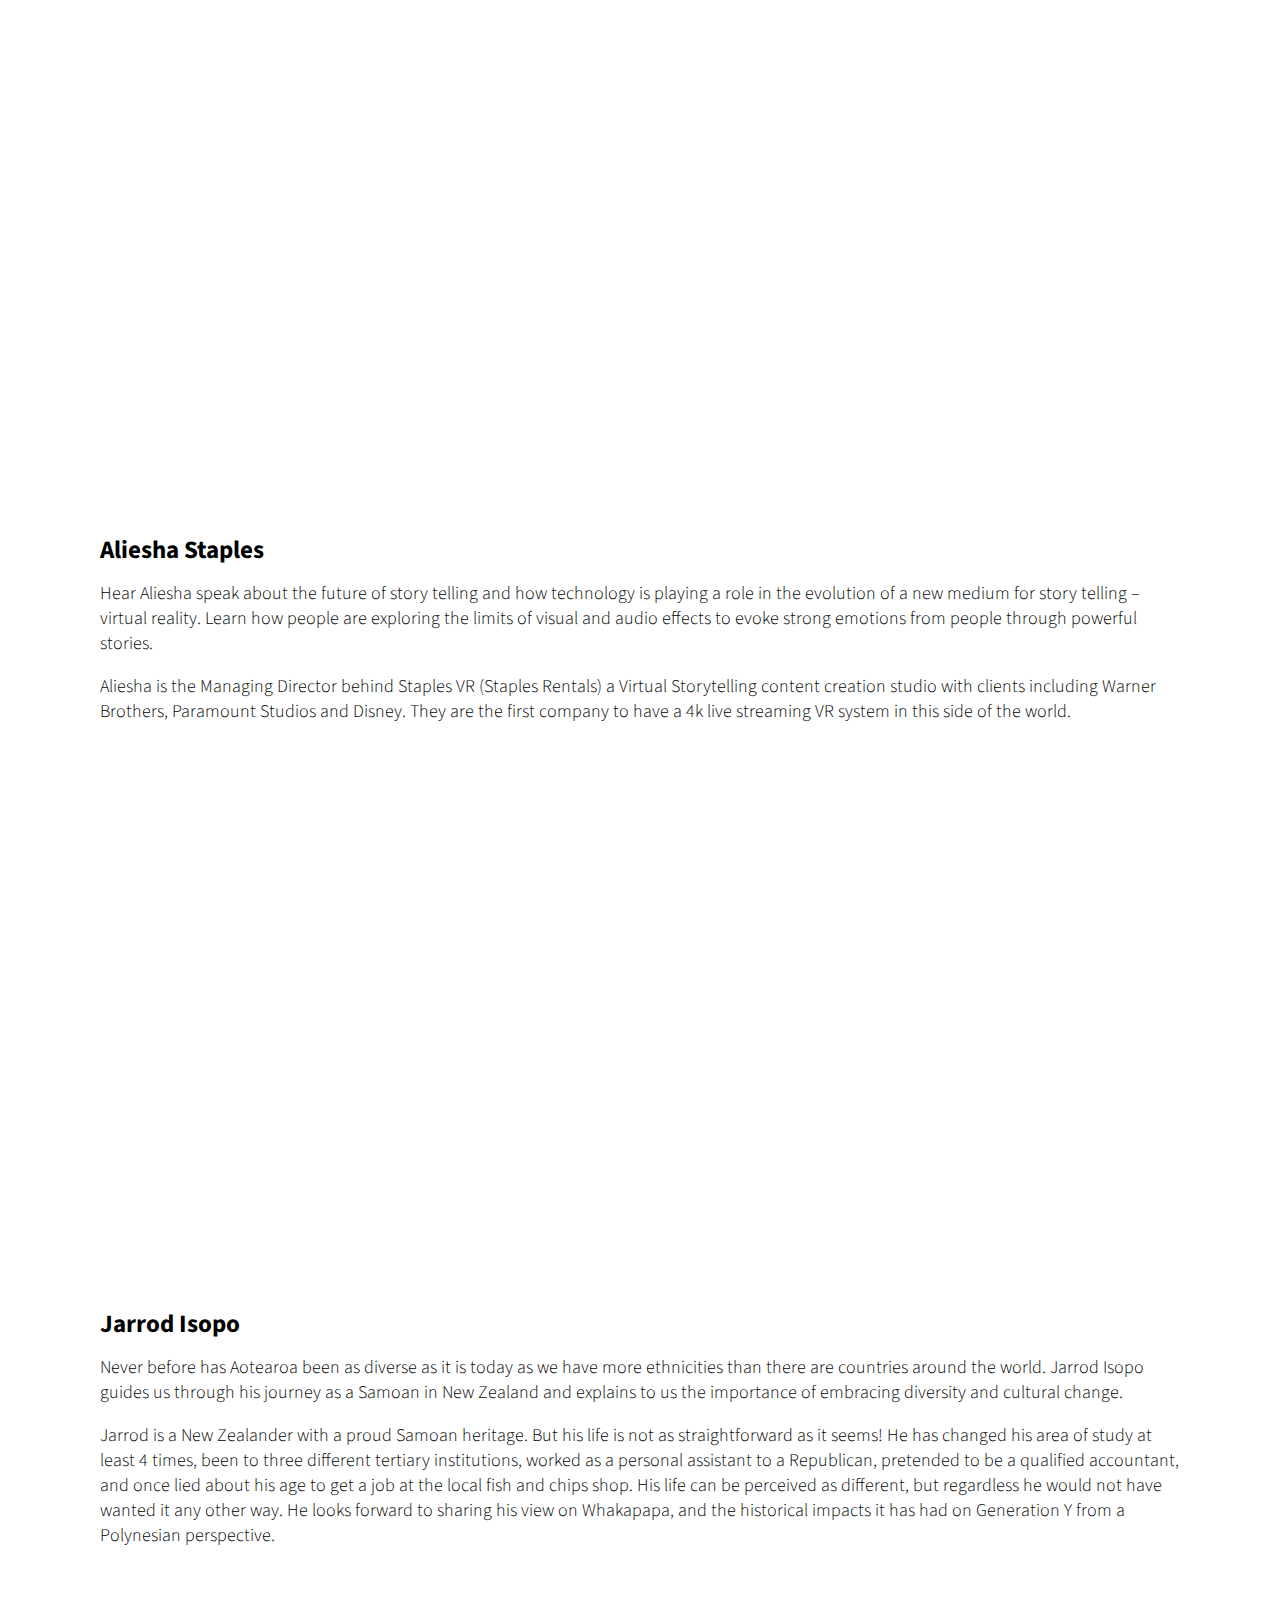
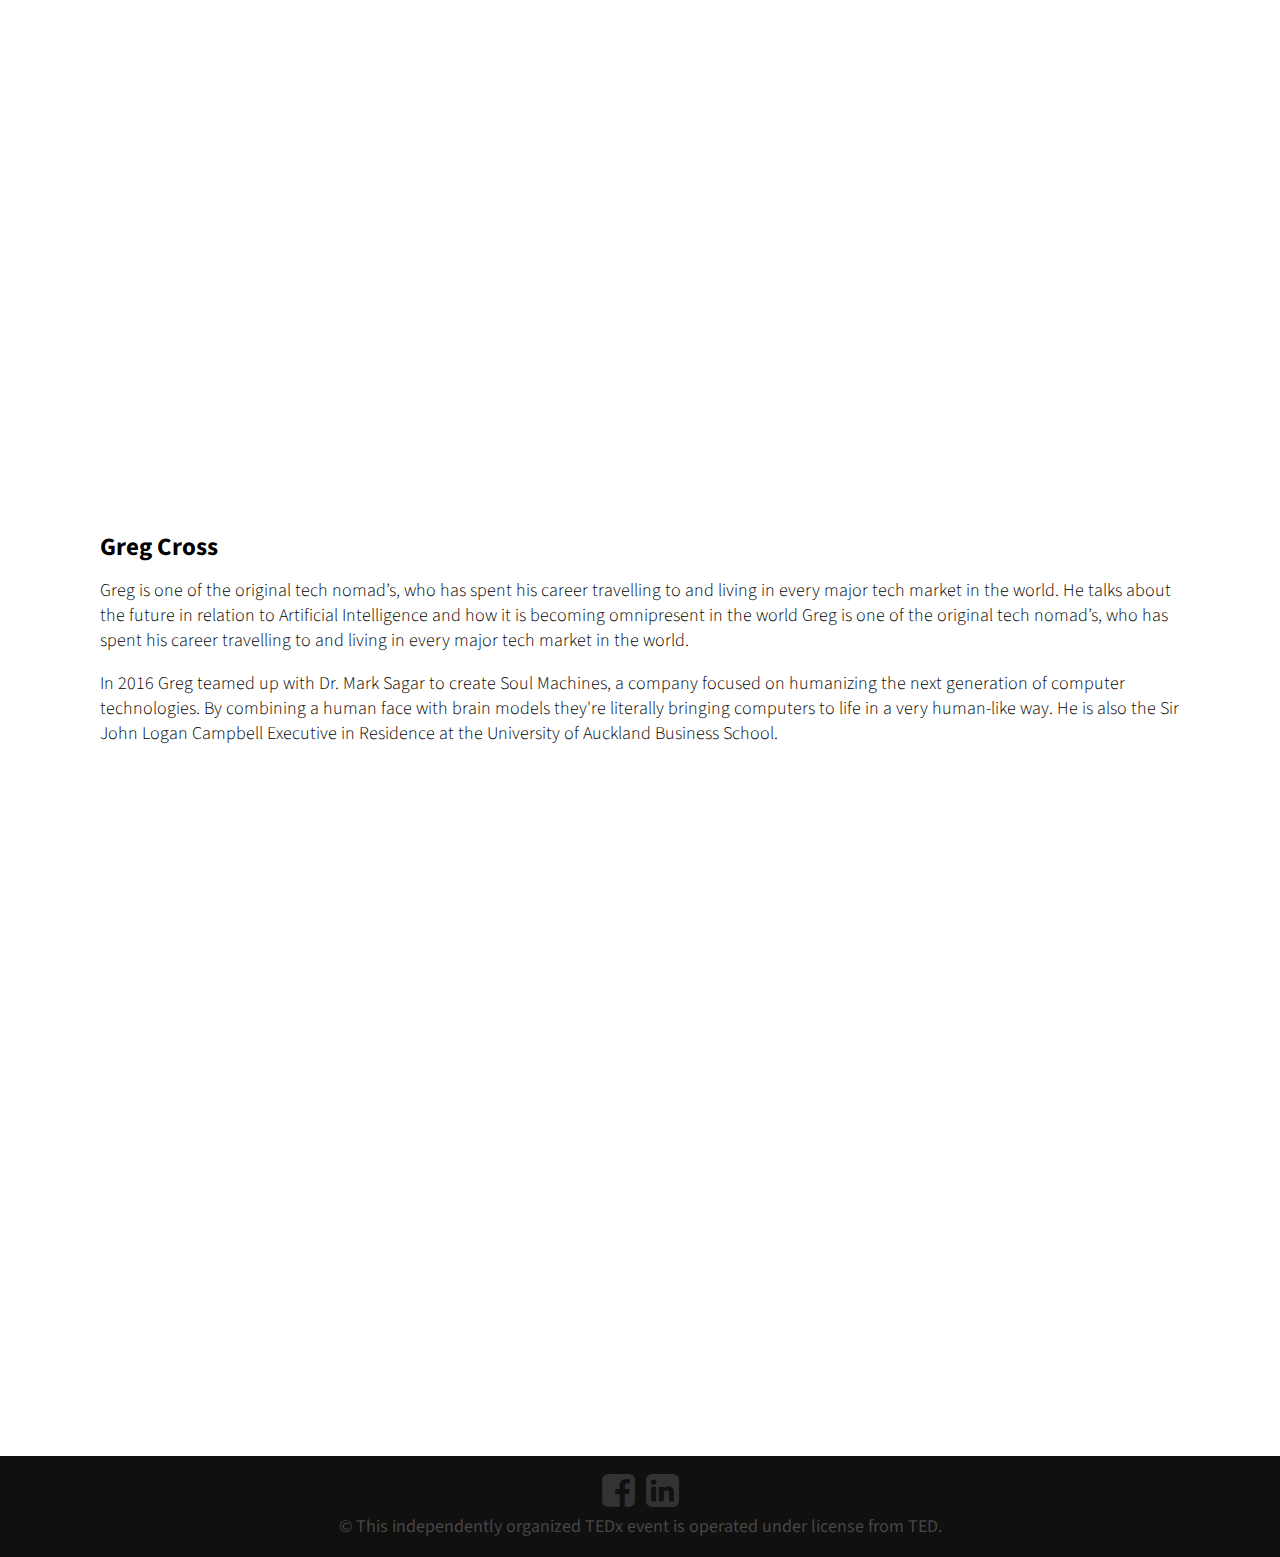
<file: post-speakers2017.html>
<!DOCTYPE html>
<html lang="en">
<head>
      <!-- Global site tag (gtag.js) - Google Analytics -->
    <script async src="https://www.googletagmanager.com/gtag/js?id=UA-118795218-1"></script>
    <script>
        window.dataLayer = window.dataLayer || [];
        function gtag(){dataLayer.push(arguments);}
        gtag('js', new Date());

        gtag('config', 'UA-118795218-1');
    </script>

      <meta charset="UTF-8">
      <script src='https://cdn.firebase.com/js/client/2.2.1/firebase.js'></script>
      <script src="https://ajax.googleapis.com/ajax/libs/jquery/1.9.1/jquery.min.js"></script>
      <link href="https://fonts.googleapis.com/css?family=Source+Sans+Pro:300,300i,400,400i,600,600i,700,700i" rel="stylesheet">
      <link href="https://maxcdn.bootstrapcdn.com/font-awesome/4.7.0/css/font-awesome.min.css" rel="stylesheet">
      
      <link rel="icon" href="favicon.ico" type="../image/x-icon" />
      <link rel="shortcut icon" href="favicon.ico" type="../image/x-icon" />

      <meta name="viewport" content="width=device-width, initial-scale=1.0">
      <meta http-equiv="X-UA-Compatible" content="ie=edge">
      <title>Posts</title>

      <link rel="stylesheet" href="./style.css">
      <link rel="stylesheet" href="./poststyle.css">
      <script src="side.js"></script>
</head>
<body>
    <div class="wrapper">
        <nav>

          <div class="menu-icon">
                <i class="fa fa-bars fa-2x"></i>  
          </div>         

            <div class="logoSide">
                  <a href="./index.html"><img src="./imgs/logo3.png" alt="logo" class="logoSide"></a>
            </div>

          <div class="menu">
                <ul>
                        <li><a href="./index.html#sectionZero" class="link"></a></li>
                        <li><a href="./index.html#sectionOne" class="link">ABOUT</a></li>
                        <li><a href="./index.html#sectionTwo" class="link">PAST EVENT</a></li>
                        <li><a href="./index.html#sectionThree" class="link">EVENT 2019</a></li>
                        <li> <a href="./index.html#sectionFour" class="link">CONTACT US</a></li>
                        <li> <a href="./posts.html" class="link" style="color: #d20000">POSTS</a></li>
                        <li> <a href="./ted.html" class="link" >TED</a></li>
                </ul>
          </div>
        </nav>
    </div>

      <div id="subPostZero">
          <p style="text-align: center; padding-top: 50px; font-weight: 800; font-size: 40px; letter-spacing: 4px; word-wrap: break-word; ">Speakers of 2017</p>
          <div class="text">
              <p> The speakers for 2017 made TEDxUoA's inaugural event a massive success with their inspiring and motivational talks. Check them out below!</p>
              
              <h5> Trent Hohaia </h5>
              <p>As an increasingly isolated generation, that spends less time face to face with other human beings than at any time in history, oral storytelling has become more important than ever. It is through storytelling we are able to find identity in the present, and to better navigate the future through connection to the past. Trent is passionate in the pursuit of the repatriation of traditional Māori learning methods into the homes of Māori whanau. </p>
              <p> Held deeply in this passion is a belief is that the old ways of learning of his people are relevant, powerful and have helped esoteric knowledge bases survive the many oppressions faced. He is a proud descendent of Ngāti Maniapoto, of the Tainui Waka.</p>
              <p class="iframe" align="center"><iframe width="860" height="515" src="https://www.youtube.com/embed/uh_9H93MACA" frameborder="0" allow="autoplay; encrypted-media" allowfullscreen></iframe></p>
              
              <h5>Rez Gardi</h5>
              <p>Anyone has the power to create change in the world - it's all about the little things. Rez Gardi speaks about her own experience with creating ripples in the world and how she found the power to make an impact in her own way. Rez was born in a United Nations refugee camp in Pakistan as her Kurdish family escaped persecution in their home land of Kurdistan.</p>
              <p>After years of struggle, Rez and her family were fortunately given the opportunity to resettle in New Zealand to and create a new life for themselves. However, Rez never used her family's misfortune as a reason to underachieve, rather as motivation to excel beyond expectations.</p>
              <p>   Arriving with nothing, Rez has sought to use her difficult start in life as motivation to succeed recently becoming New Zealand’s first Kurdish female lawyer. She was awarded the Young New Zealander of the Year for 2017 for her services to human rights and a Women of Influence Finalist. With an understandable passion for human rights, Rez hopes to focus her legal career on fighting for justice and equality for underprivileged and marginalised people which she is doing through her role as a global refugee youth advocate.</p>
              <p class="iframe" align="center"><iframe width="860" height="515" src="https://www.youtube.com/embed/qDtip9E6p-A" frameborder="0" allow="autoplay; encrypted-media" allowfullscreen></iframe></p>
              
              <h5>Sharndre Kushor </h5>
              <p>
                  Sharndre’s life passion is helping our generation to discover their capabilities, confidence and leadership potential. She explores how active learning can be used as a tool for building a diverse, creative and future focused society.</p>
              <p>  As Co-founder and Chief Operations Officer of Crimson Education, Sharndre has helped turn a small start-up into a hundred-million-dollar global education company, spanning 20,000 students. In the 2015/16 admissions round, 90% of New Zealand students who gained admission to Ivy League Universities were Crimson students.
                  In 2016 Sharndre graduated from Auckland University with a Bachelor of Health Sciences specialising in Population Health. The same year she oversaw Crimson expand its offices from Auckland and Sydney to: Melbourne, London, Bangkok and Singapore. The Crimson network now includes over 2,000 tutors and mentors, and over 20,000 students.
                  This year Sharndre was featured on the 2017 Forbes Asia - 30 Under 30 list.
              </p>
              <p class="iframe" align="center"><iframe width="860" height="515" src="https://www.youtube.com/embed/zZLYoiijDtc" frameborder="0" allow="autoplay; encrypted-media" allowfullscreen></iframe></p>

              <h5>Jupiter Project</h5>
              <p>
                  Realise. Create. Convert. Conquer - The four steps to turn your history into a life hack. Gavin Correia and Dr. Martin Mhando Jr explore how our origins often hold the keys to our greatest opportunities.  Jupiter Project are best known as New Zealand’s Top Electronic DJ Act and have been behind some of the biggest records, campaigns, and PR stunts of the past few years.</p>
                  <p>
                  Few know the inspiring story behind the pair’s award winning plaques - Gavin and Martin both graduated in Law/Commerce and Doctor of Chiropractic respectively. Taking the road less travelled, the boys unconventionally used the skills they gained in university to navigate a completely new territory in music and social media, developing their passion into a successful enterprise reaching millions today.
                  As New Zealanders with origins in India and Tanzania, the boys are a true testament to "following the beat of your own drum” and live an inspiring story worth sharing with the youth.
              </p>
              <p class="iframe" align="center"><iframe width="860" height="515" src="https://www.youtube.com/embed/T0A_1YRoEZY" frameborder="0" allow="autoplay; encrypted-media" allowfullscreen></iframe></p>

              <h5>Aliesha Staples</h5>
              <p>Hear Aliesha speak about the future of story telling and how technology is playing a role in the evolution of a new medium for story telling – virtual reality. Learn how people are exploring the limits of visual and audio effects to evoke strong emotions from people through powerful stories.</p><p> Aliesha is the Managing Director behind Staples VR (Staples Rentals) a Virtual Storytelling content creation studio with clients including Warner Brothers, Paramount Studios and Disney. They are the first company to have a 4k live streaming VR system in this side of the world.           
              </p>
              <p class="iframe" align="center"><iframe width="860" height="515" src="https://www.youtube.com/embed/QZ4gm0vqbYE" frameborder="0" allow="autoplay; encrypted-media" allowfullscreen></iframe></p>

     
              
              
              <h5>Jarrod Isopo</h5>
              <p>Never before has Aotearoa been as diverse as it is today as we have more ethnicities than there are countries around the world. Jarrod Isopo guides us through his journey as a Samoan in New Zealand and explains to us the importance of embracing diversity and cultural change.</p> 
              <p>Jarrod is a New Zealander with a proud Samoan heritage. But his life is not as straightforward as it seems!
                  He has changed his area of study at least 4 times, been to three different tertiary institutions, worked as a personal assistant to a Republican, pretended to be a qualified accountant, and once lied about his age to get a job at the local fish and chips shop. His life can be perceived as different, but regardless he would not have wanted it any other way. He looks forward to sharing his view on Whakapapa, and the historical impacts it has had on Generation Y from a Polynesian perspective. </p>
              <p align="center"><iframe width="860" height="515" src="https://www.youtube.com/embed/tj-JMNrfiJ4" frameborder="0" allow="autoplay; encrypted-media" allowfullscreen></iframe></p>
              
              <h5>Greg Cross</h5>
              <p>Greg is one of the original tech nomad’s, who has spent his career travelling to and living in every major tech market in the world.  He talks about the future in relation to Artificial Intelligence and how it is becoming omnipresent in the world Greg is one of the original tech nomad’s, who has spent his career travelling to and living in every major tech market in the world.</p>
              <p> In 2016 Greg teamed up with Dr. Mark Sagar to create Soul Machines, a company focused on humanizing the next generation of computer technologies. By combining a human face with brain models they're literally bringing computers to life in a very human-like way. He is also the Sir John Logan Campbell Executive in Residence at the University of Auckland Business School.</p>
              <p align="center"><iframe width="860" height="515" src="https://www.youtube.com/embed/JpCPwDeVErg" frameborder="0" allow="autoplay; encrypted-media" allowfullscreen></iframe></p>
          </div>
          

        </div> 

      <div id="sectionFive" div class="mydiv">

                  <div id="lab_social_icon_footer">                       
                        <a href="https://www.facebook.com/TEDxUoA/" target="_blank"><i id="social-fb" class="fa fa-facebook-square fa-3x social"></i></a>
                        <a href="https://www.linkedin.com/company/tedxuoa/" target="_blank"><i id="social-ln" class="fa fa-linkedin-square fa-3x social"></i></a>
                        <p>© This independently organized TEDx event is operated under license from TED.</p>
                  </div>
      </div>

      <a href="#" class="back-to-top" style="display:inline;">
            <i class="fa fa-angle-double-up"></i>   
      </a>


</body>
</html>
</file>
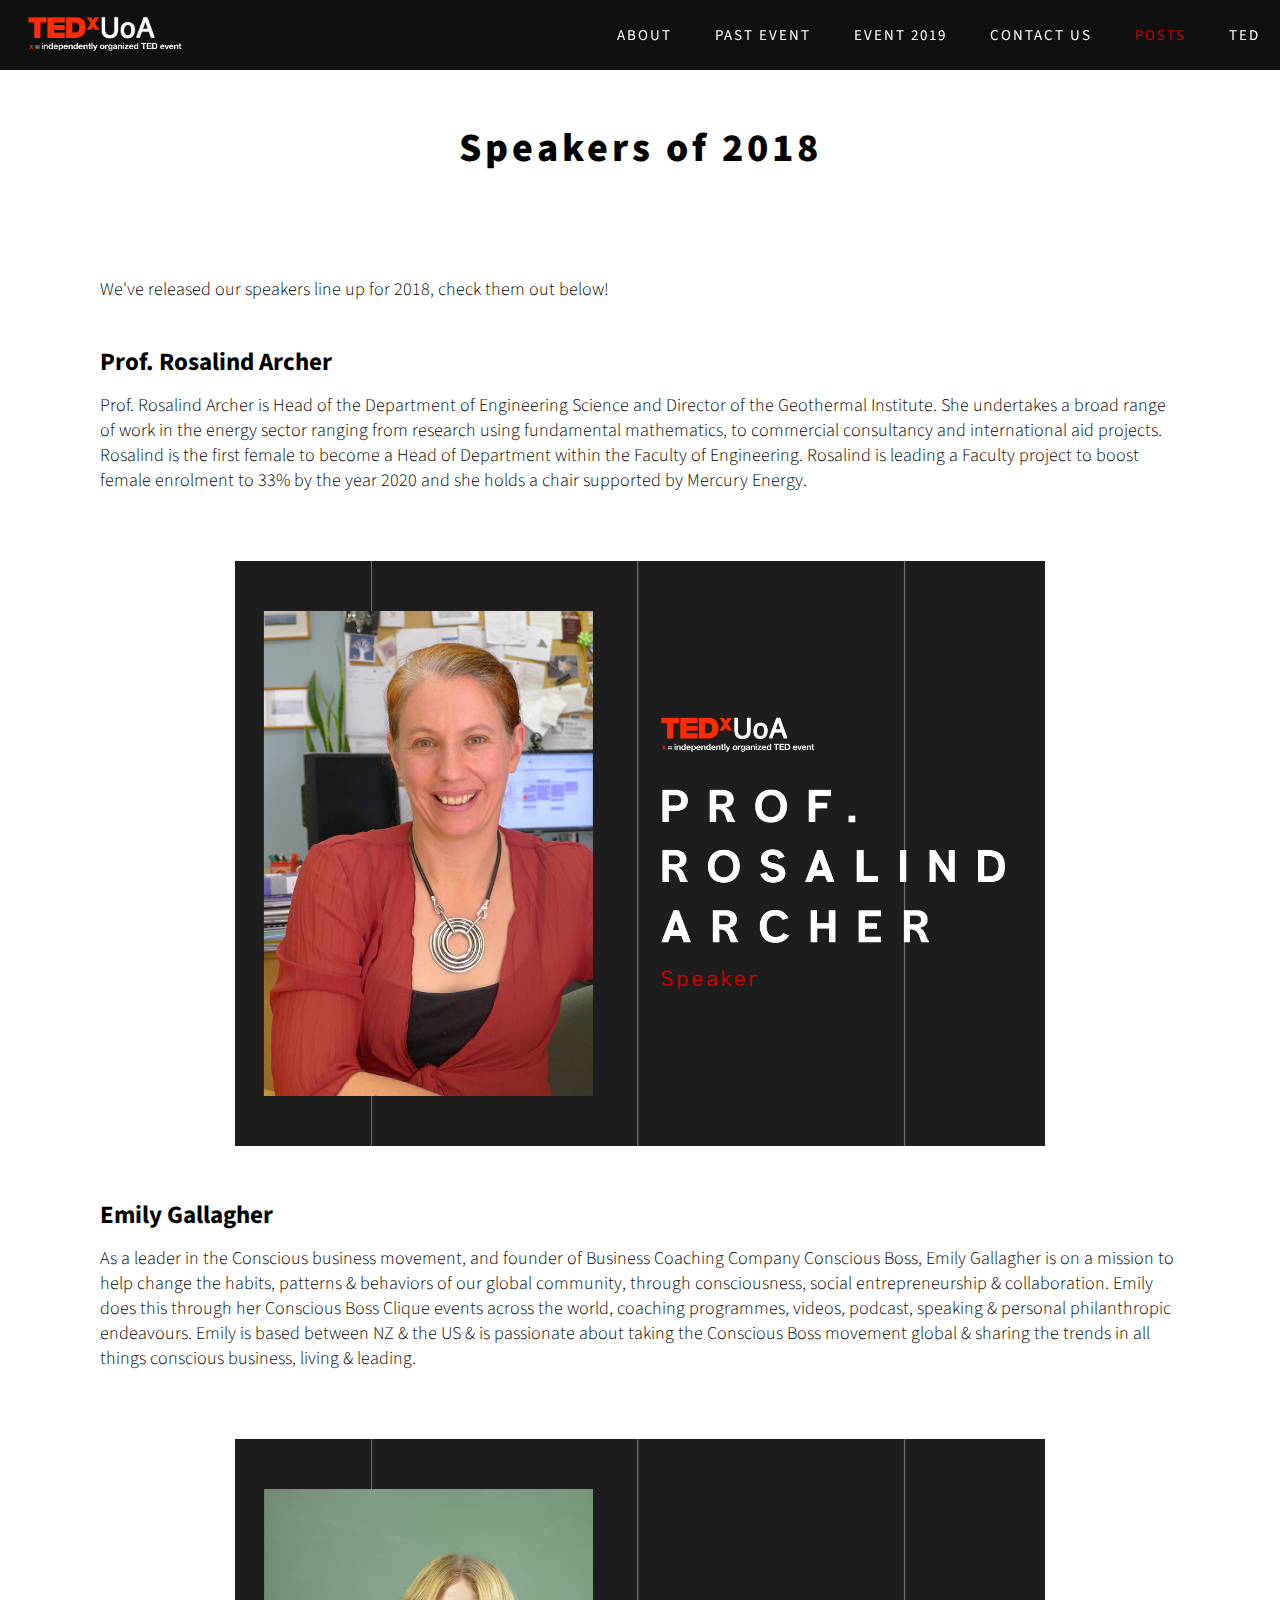
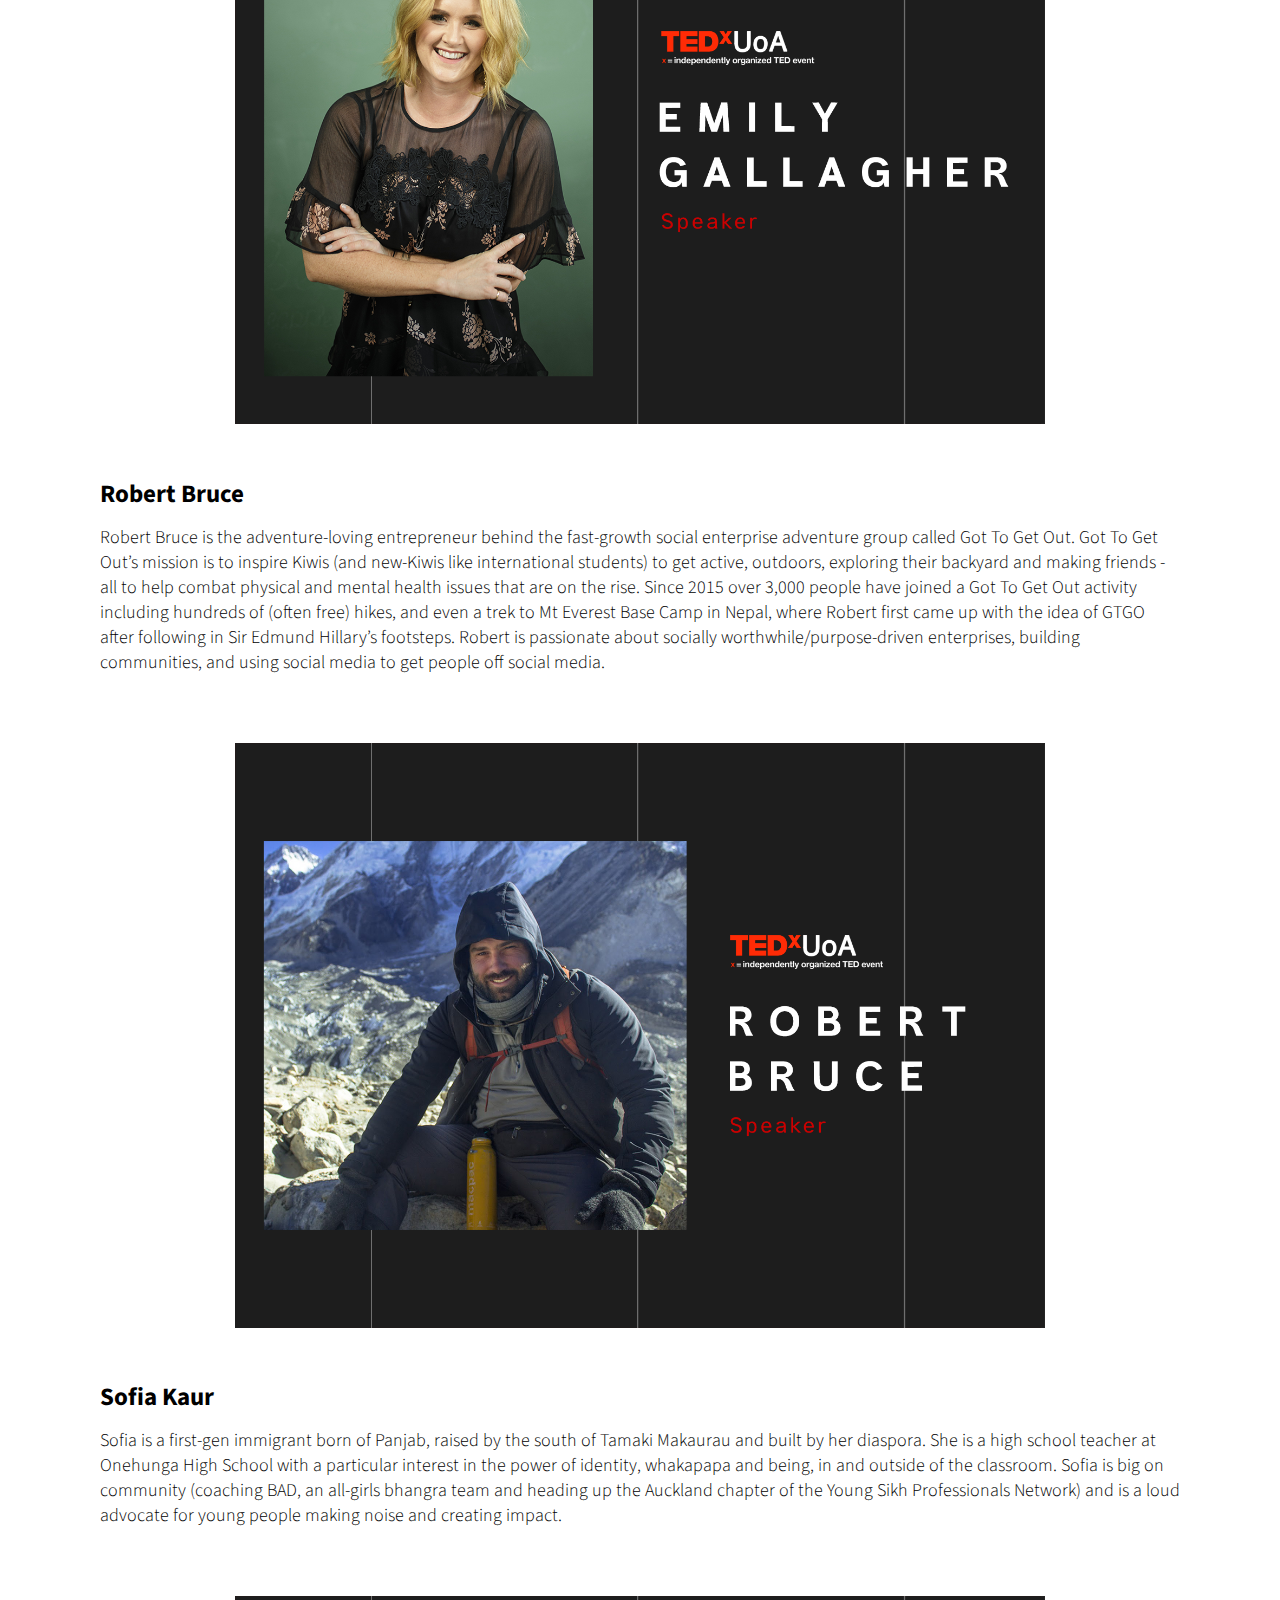
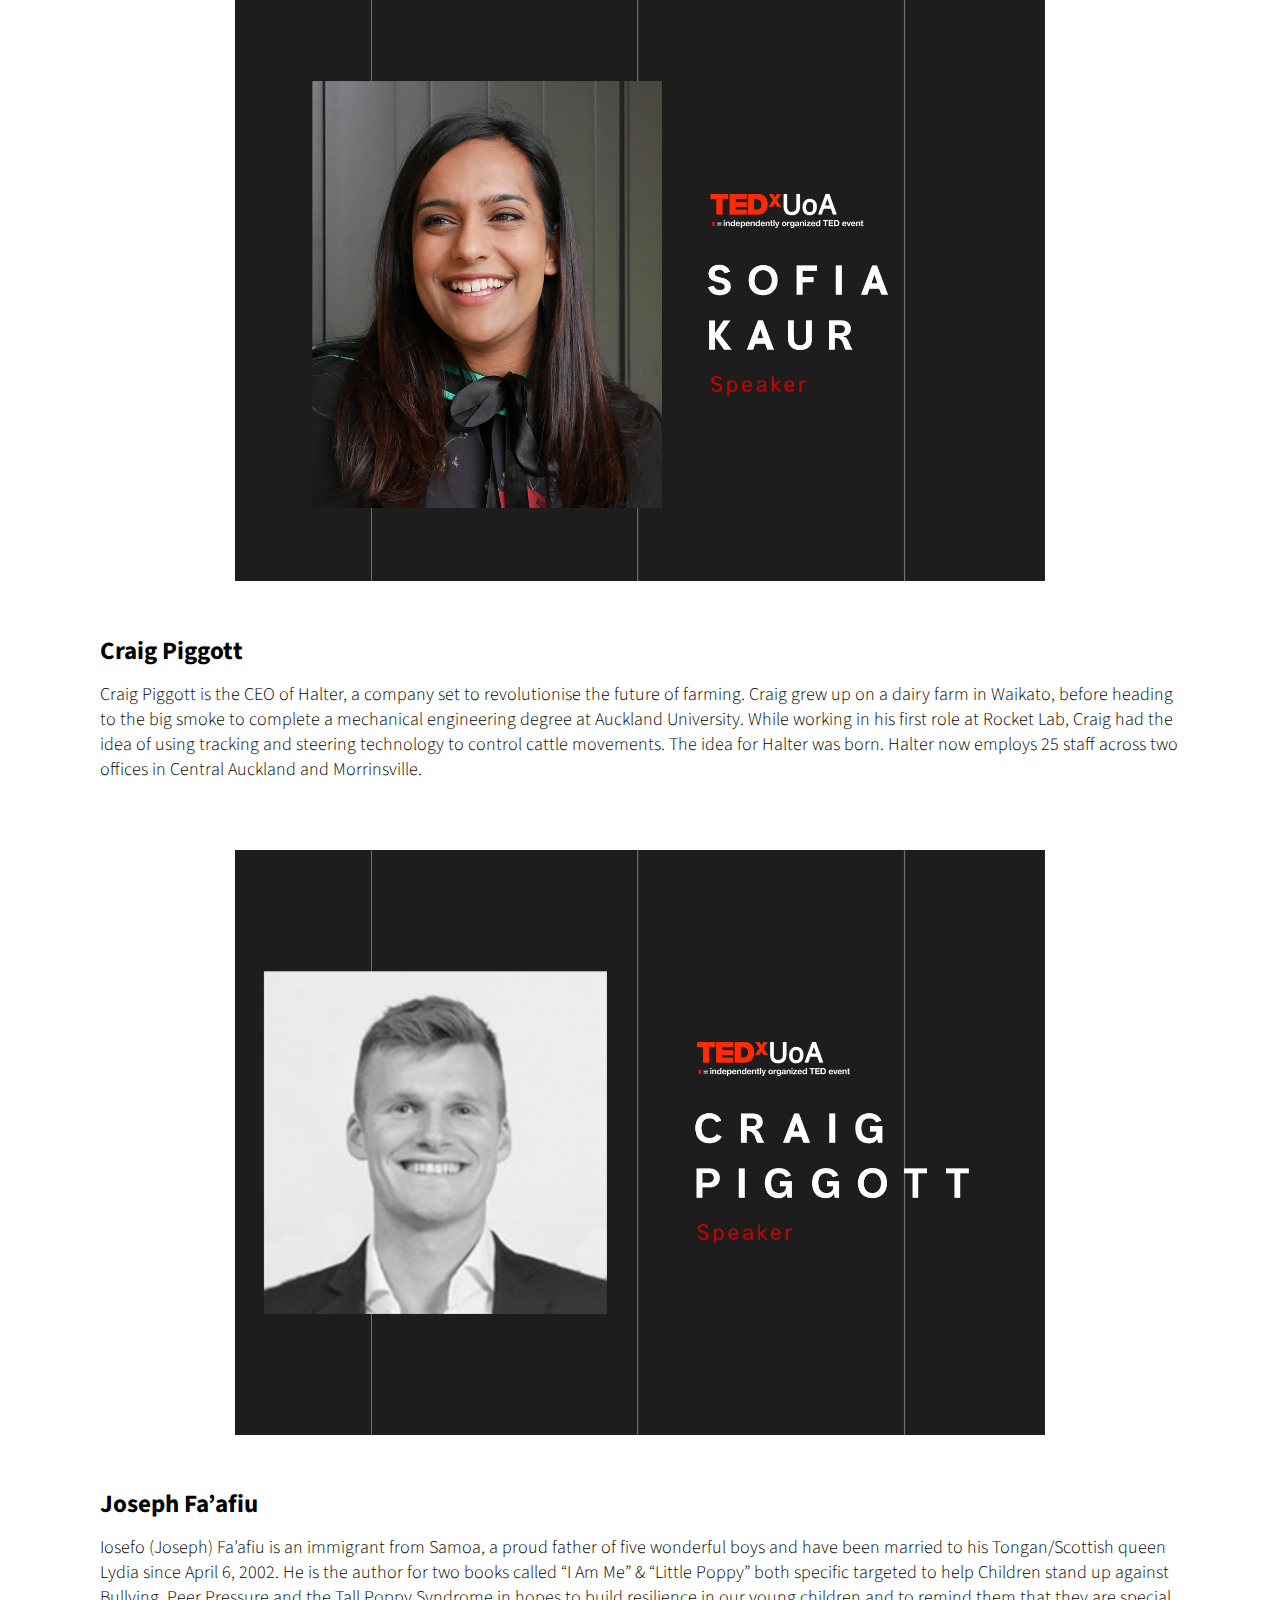
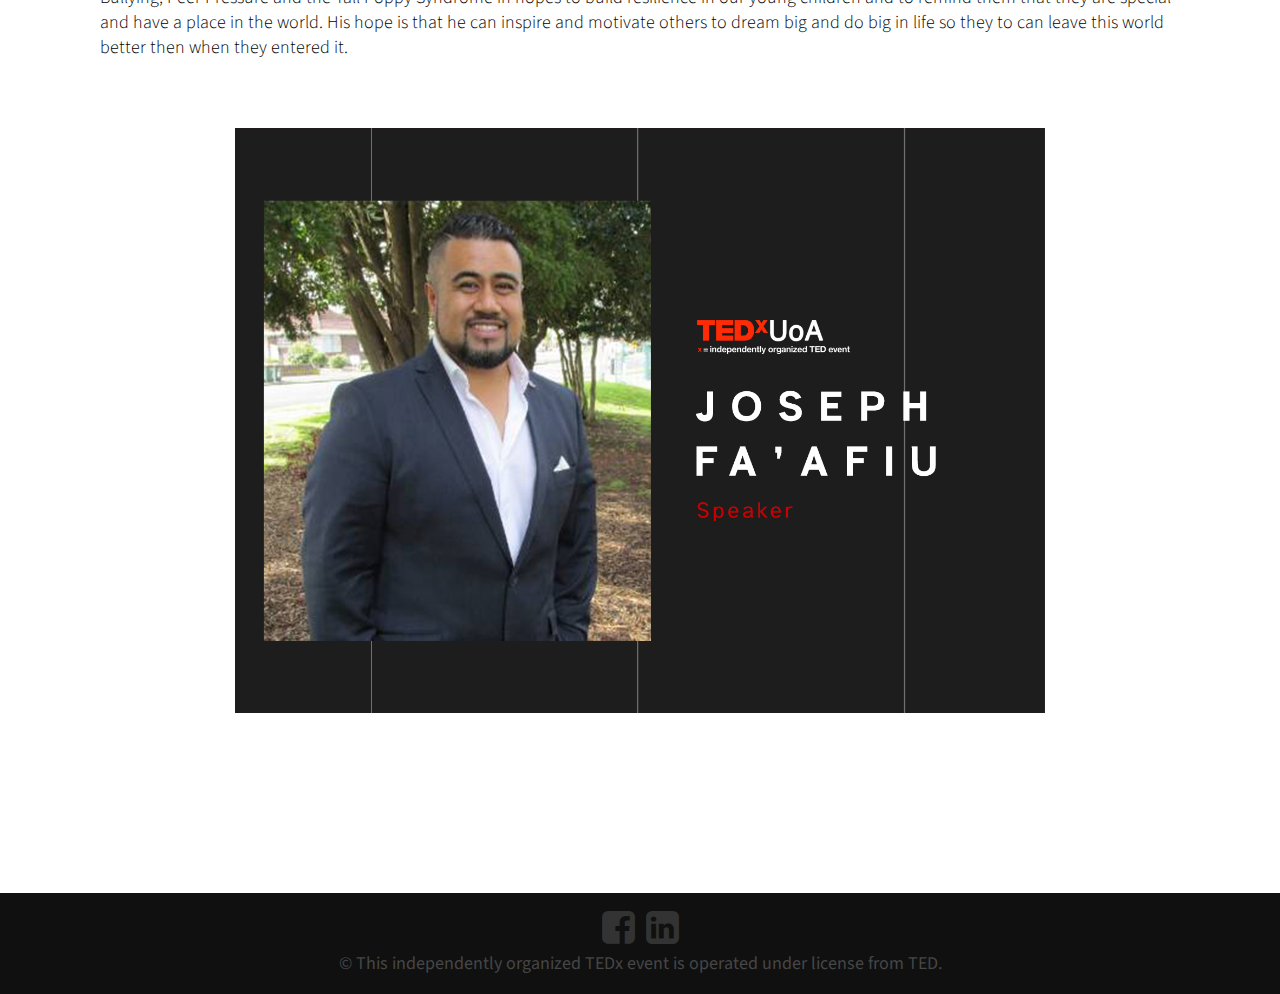
<file: post-speakers2018.html>
<!DOCTYPE html>
<html lang="en">
<head>
      <!-- Global site tag (gtag.js) - Google Analytics -->
    <script async src="https://www.googletagmanager.com/gtag/js?id=UA-118795218-1"></script>
    <script>
        window.dataLayer = window.dataLayer || [];
        function gtag(){dataLayer.push(arguments);}
        gtag('js', new Date());

        gtag('config', 'UA-118795218-1');
    </script>

      <meta charset="UTF-8">
      <script src='https://cdn.firebase.com/js/client/2.2.1/firebase.js'></script>
      <script src="https://ajax.googleapis.com/ajax/libs/jquery/1.9.1/jquery.min.js"></script>
      <link href="https://fonts.googleapis.com/css?family=Source+Sans+Pro:300,300i,400,400i,600,600i,700,700i" rel="stylesheet">
      <link href="https://maxcdn.bootstrapcdn.com/font-awesome/4.7.0/css/font-awesome.min.css" rel="stylesheet">
      
      <link rel="icon" href="favicon.ico" type="../image/x-icon" />
      <link rel="shortcut icon" href="favicon.ico" type="../image/x-icon" />

      <meta name="viewport" content="width=device-width, initial-scale=1.0">
      <meta http-equiv="X-UA-Compatible" content="ie=edge">
      <title>Posts</title>

      <link rel="stylesheet" href="./style.css">
      <link rel="stylesheet" href="./poststyle.css">
      <script src="side.js"></script>
</head>
<body>
    <div class="wrapper">
        <nav>

          <div class="menu-icon">
                <i class="fa fa-bars fa-2x"></i>  
          </div>         

            <div class="logoSide">
                  <a href="./index.html"><img src="./imgs/logo3.png" alt="logo" class="logoSide"></a>
            </div>

          <div class="menu">
                <ul>
                        <li><a href="./index.html#sectionZero" class="link"></a></li>
                        <li><a href="./index.html#sectionOne" class="link">ABOUT</a></li>
                        <li><a href="./index.html#sectionTwo" class="link">PAST EVENT</a></li>
                        <li><a href="./index.html#sectionThree" class="link">EVENT 2019</a></li>
                        <li> <a href="./index.html#sectionFour" class="link">CONTACT US</a></li>
                        <li> <a href="./posts.html" class="link" style="color: #d20000">POSTS</a></li>
                        <li> <a href="./ted.html" class="link" >TED</a></li>
                </ul>
          </div>
        </nav>
    </div>

      <div id="subPostZero">
          <p style="text-align: center; padding-top: 50px; font-weight: 800; font-size: 40px; letter-spacing: 4px; word-wrap: break-word; ">Speakers of 2018</p>
          <div class="text">
              <p> We've released our speakers line up for 2018, check them out below!</p>
              
              <h5> Prof. Rosalind Archer </h5>
              <p>Prof. Rosalind Archer is Head of the Department of Engineering Science and Director of the Geothermal Institute.  She undertakes a broad range of work in the energy sector ranging from research using fundamental mathematics, to commercial consultancy and international aid projects.  Rosalind is the first female to become a Head of Department within the Faculty of Engineering.  Rosalind is leading a Faculty project to boost female enrolment to 33% by the year 2020 and she holds a chair supported by Mercury Energy.</p>
              <img class="speakers-img" src="imgs/speakers2018/Rosalind.png"/>
              
              
              <h5>Emily Gallagher</h5>
              <p>As a leader in the Conscious business movement, and founder of Business Coaching Company Conscious Boss, Emily Gallagher is on a mission to help change the habits, patterns & behaviors of our global community, through consciousness, social entrepreneurship & collaboration.

                Emily does this through her Conscious Boss Clique events across the world, coaching programmes, videos, podcast, speaking & personal philanthropic endeavours.
                
                Emily is based between NZ & the US & is passionate about taking the Conscious Boss movement global & sharing the trends in all things conscious business, living & leading.
              </p>
              <img class="speakers-img" src="imgs/speakers2018/Emily.png"/>
              
              
              <h5>Robert Bruce </h5>
              <p>
                    Robert Bruce is the adventure-loving entrepreneur behind the fast-growth social enterprise adventure group called Got To Get Out.
                    Got To Get Out’s mission is to inspire Kiwis (and new-Kiwis like international students) to get active, outdoors, exploring their backyard and making friends - all to help combat physical and mental health issues that are on the rise.
                    Since 2015 over 3,000 people have joined a Got To Get Out activity including hundreds of (often free) hikes, and even a trek to Mt Everest Base Camp in Nepal, where Robert first came up with the idea of GTGO after following in Sir Edmund Hillary’s footsteps.
                    Robert is passionate about socially worthwhile/purpose-driven enterprises, building communities, and using social media to get people off social media.
              </p>
              <img class="speakers-img" src="imgs/speakers2018/Robert.png"/>
              

              <h5>Sofia Kaur</h5>
              <p>
                    Sofia is a first-gen immigrant born of Panjab, raised by the south of Tamaki Makaurau and built by her diaspora. She is a high school teacher at Onehunga High School with a particular interest in the power of identity, whakapapa and being, in and outside of the classroom. Sofia is big on community (coaching BAD, an all-girls bhangra team and heading up the Auckland chapter of the Young Sikh Professionals Network) and is a loud advocate for young people making noise and creating impact.
              </p>
              <img class="speakers-img" src="imgs/speakers2018/Sofia.png"/>
              

              <h5>Craig Piggott</h5>
              <p>Craig Piggott is the CEO of Halter, a company set to revolutionise the future of farming. Craig grew up on a dairy farm in Waikato, before heading to the big smoke to complete a mechanical engineering degree at Auckland University. While working in his first role at Rocket Lab, Craig had the idea of using tracking and steering technology to control cattle movements. The idea for Halter was born. Halter now employs 25 staff across two offices in Central Auckland and Morrinsville.         
              </p>
              <img class="speakers-img" src="imgs/speakers2018/Craig.png"/>
              
              
              <h5>Joseph Fa’afiu</h5>
              <p>Iosefo (Joseph) Fa’afiu is an immigrant from Samoa, a proud father of five wonderful boys and have been married to his Tongan/Scottish queen Lydia since April 6,  2002. 
              He is the author for two books called “I Am Me” & “Little Poppy” both specific targeted to help Children stand up against Bullying, Peer Pressure and the Tall Poppy Syndrome in hopes to build resilience in our young children and to remind them that they are special and have a place in the world.
              His hope is that he can inspire and motivate others to dream big and do big in life so they to can leave this world better then when they entered it.
              </p>
              <img class="speakers-img" src="imgs/speakers2018/Joseph.png"/>
              
              

              <!--<p align="center"><iframe width="860" height="515" src="https://www.youtube.com/embed/JpCPwDeVErg" frameborder="0" allow="autoplay; encrypted-media" allowfullscreen></iframe></p>-->
          </div>
          

        </div> 

      <div id="sectionFive" div class="mydiv">

                  <div id="lab_social_icon_footer">                       
                        <a href="https://www.facebook.com/TEDxUoA/" target="_blank"><i id="social-fb" class="fa fa-facebook-square fa-3x social"></i></a>
                        <a href="https://www.linkedin.com/company/tedxuoa/" target="_blank"><i id="social-ln" class="fa fa-linkedin-square fa-3x social"></i></a>
                        <p>© This independently organized TEDx event is operated under license from TED.</p>
                  </div>
      </div>

      <a href="#" class="back-to-top" style="display:inline;">
            <i class="fa fa-angle-double-up"></i>   
      </a>


</body>
</html>
</file>
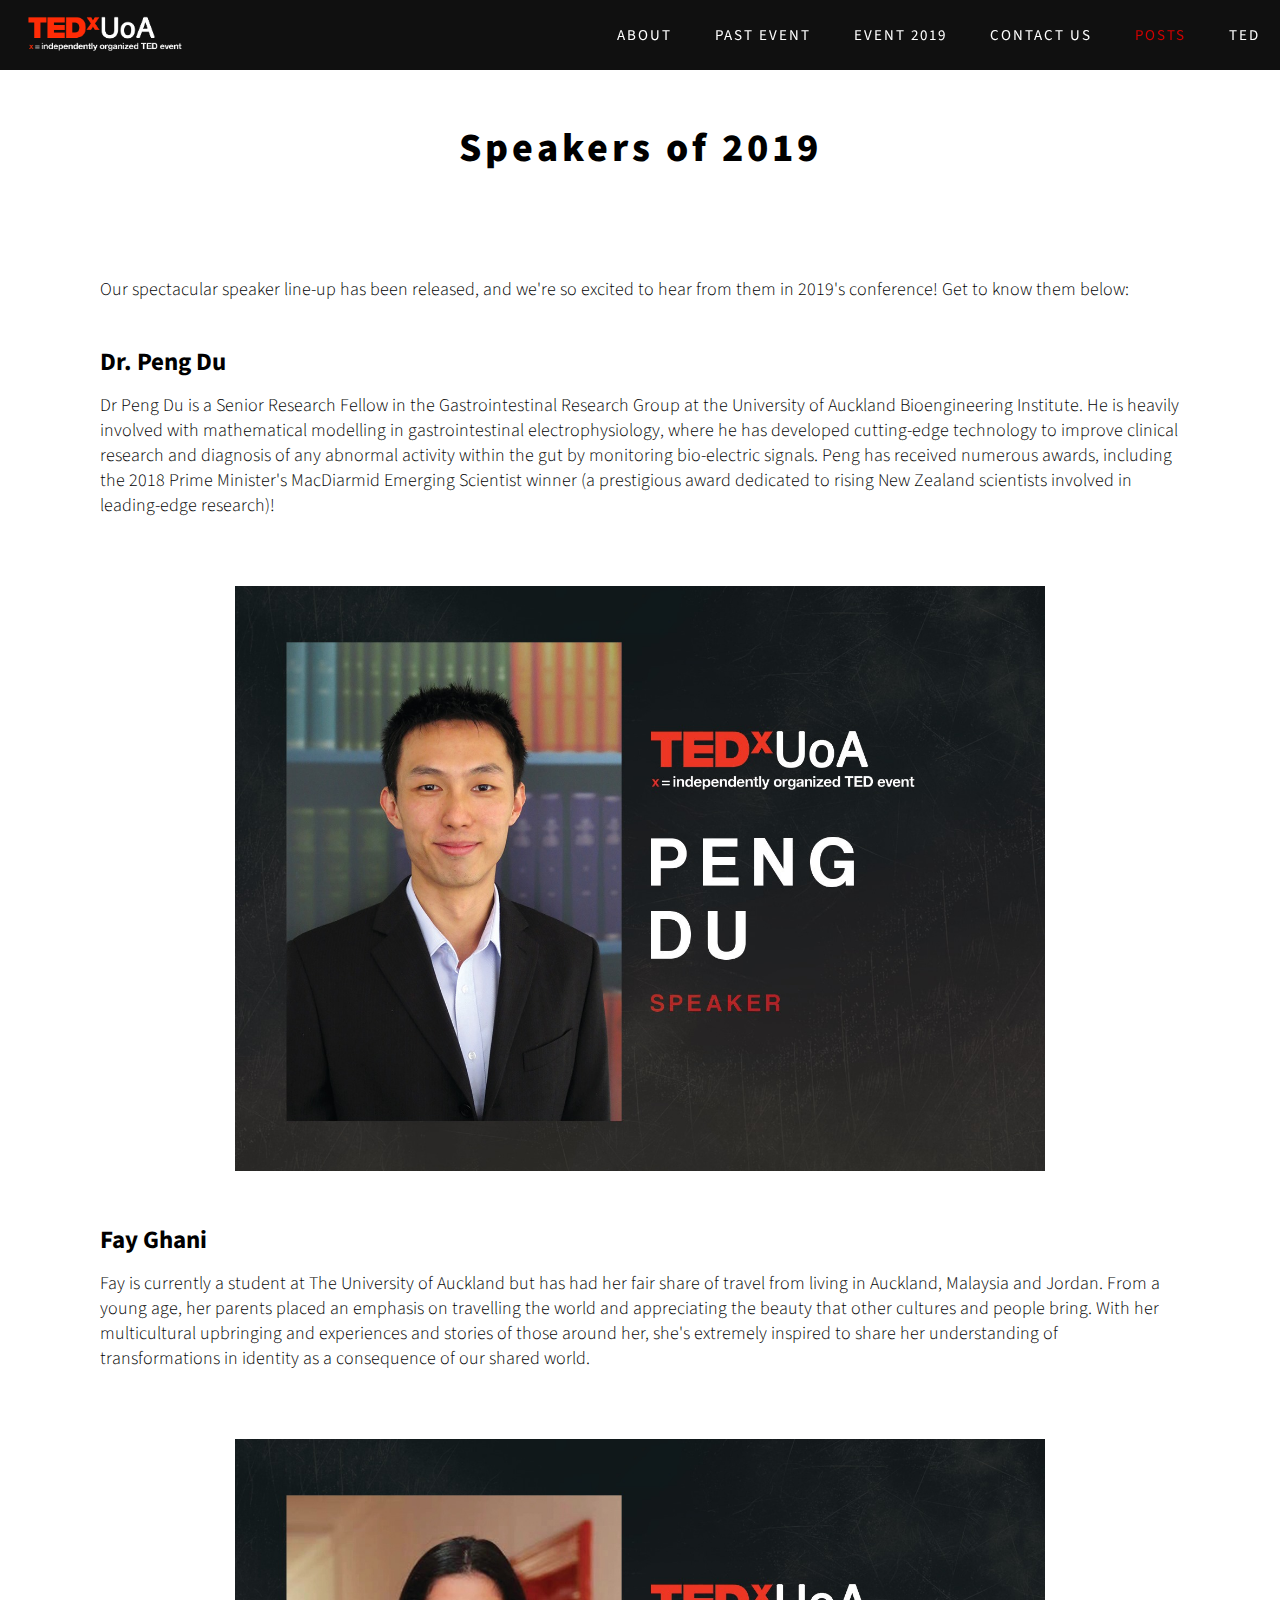
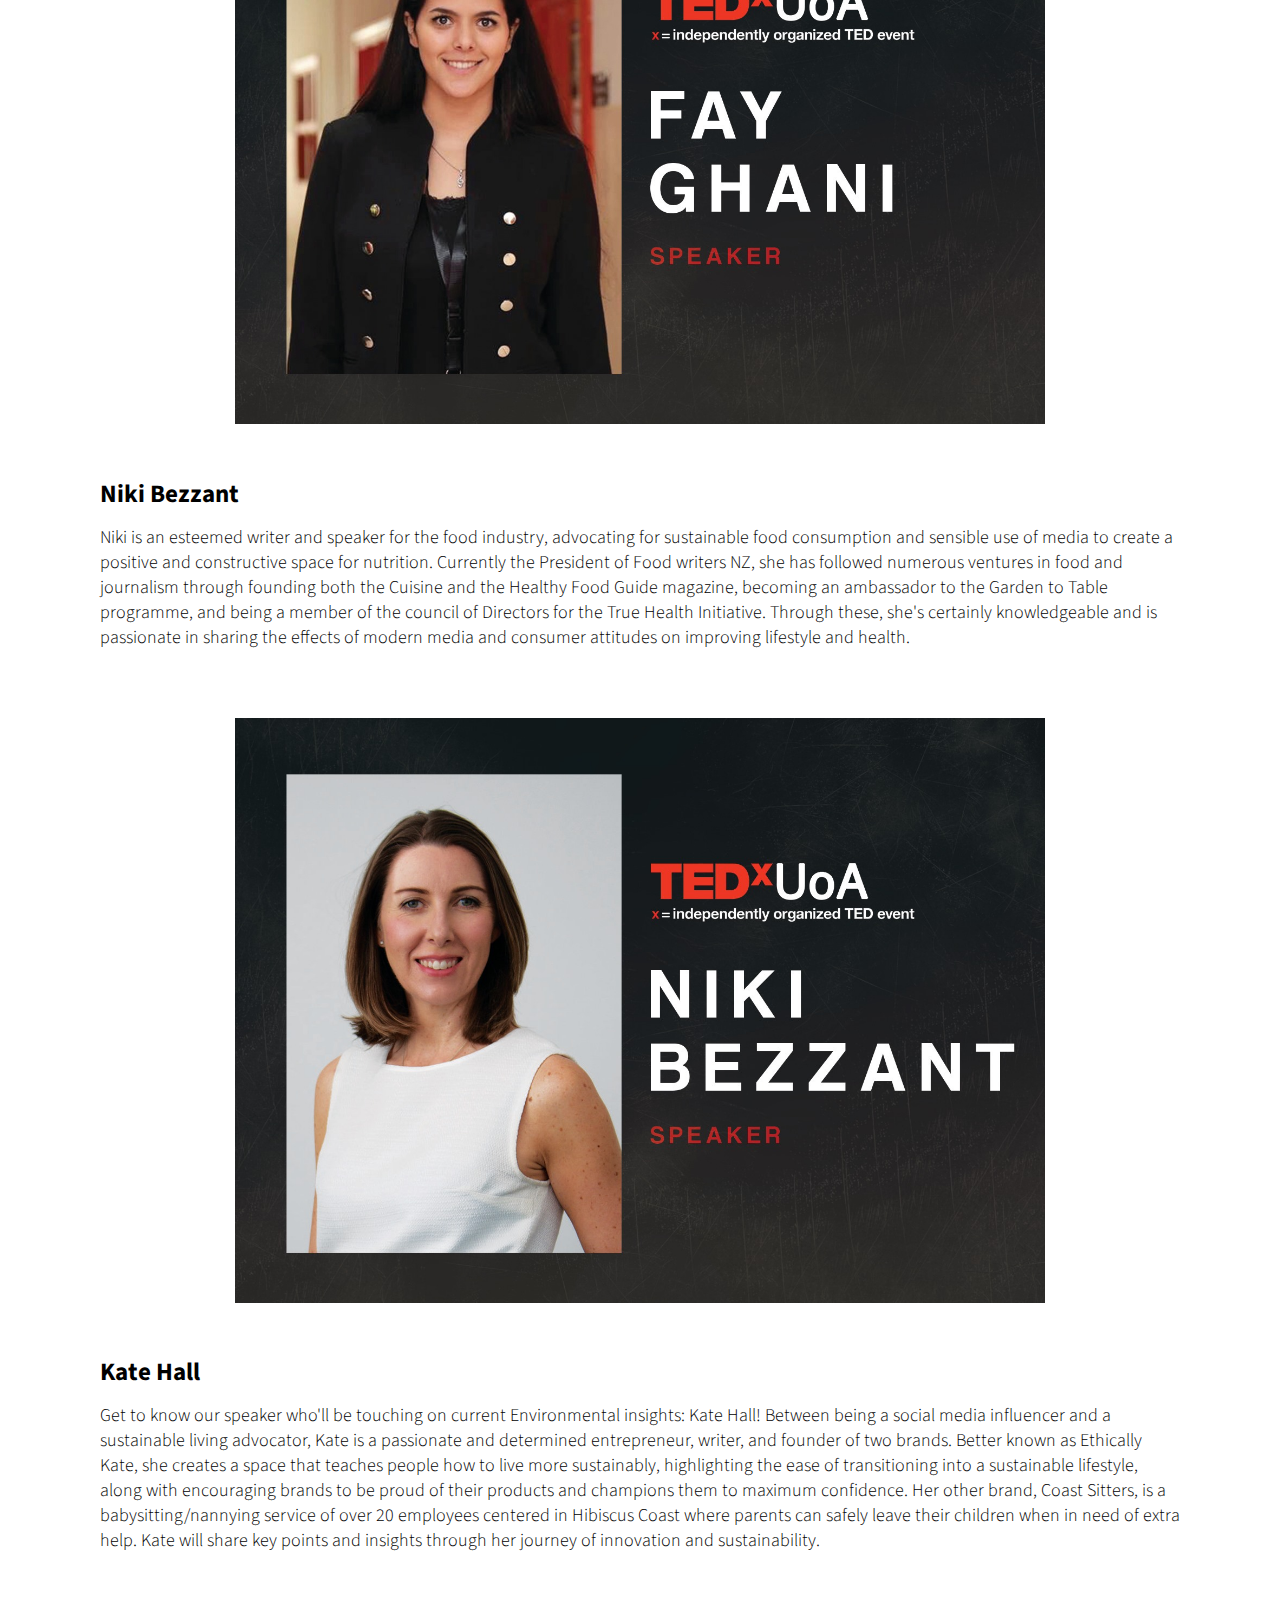
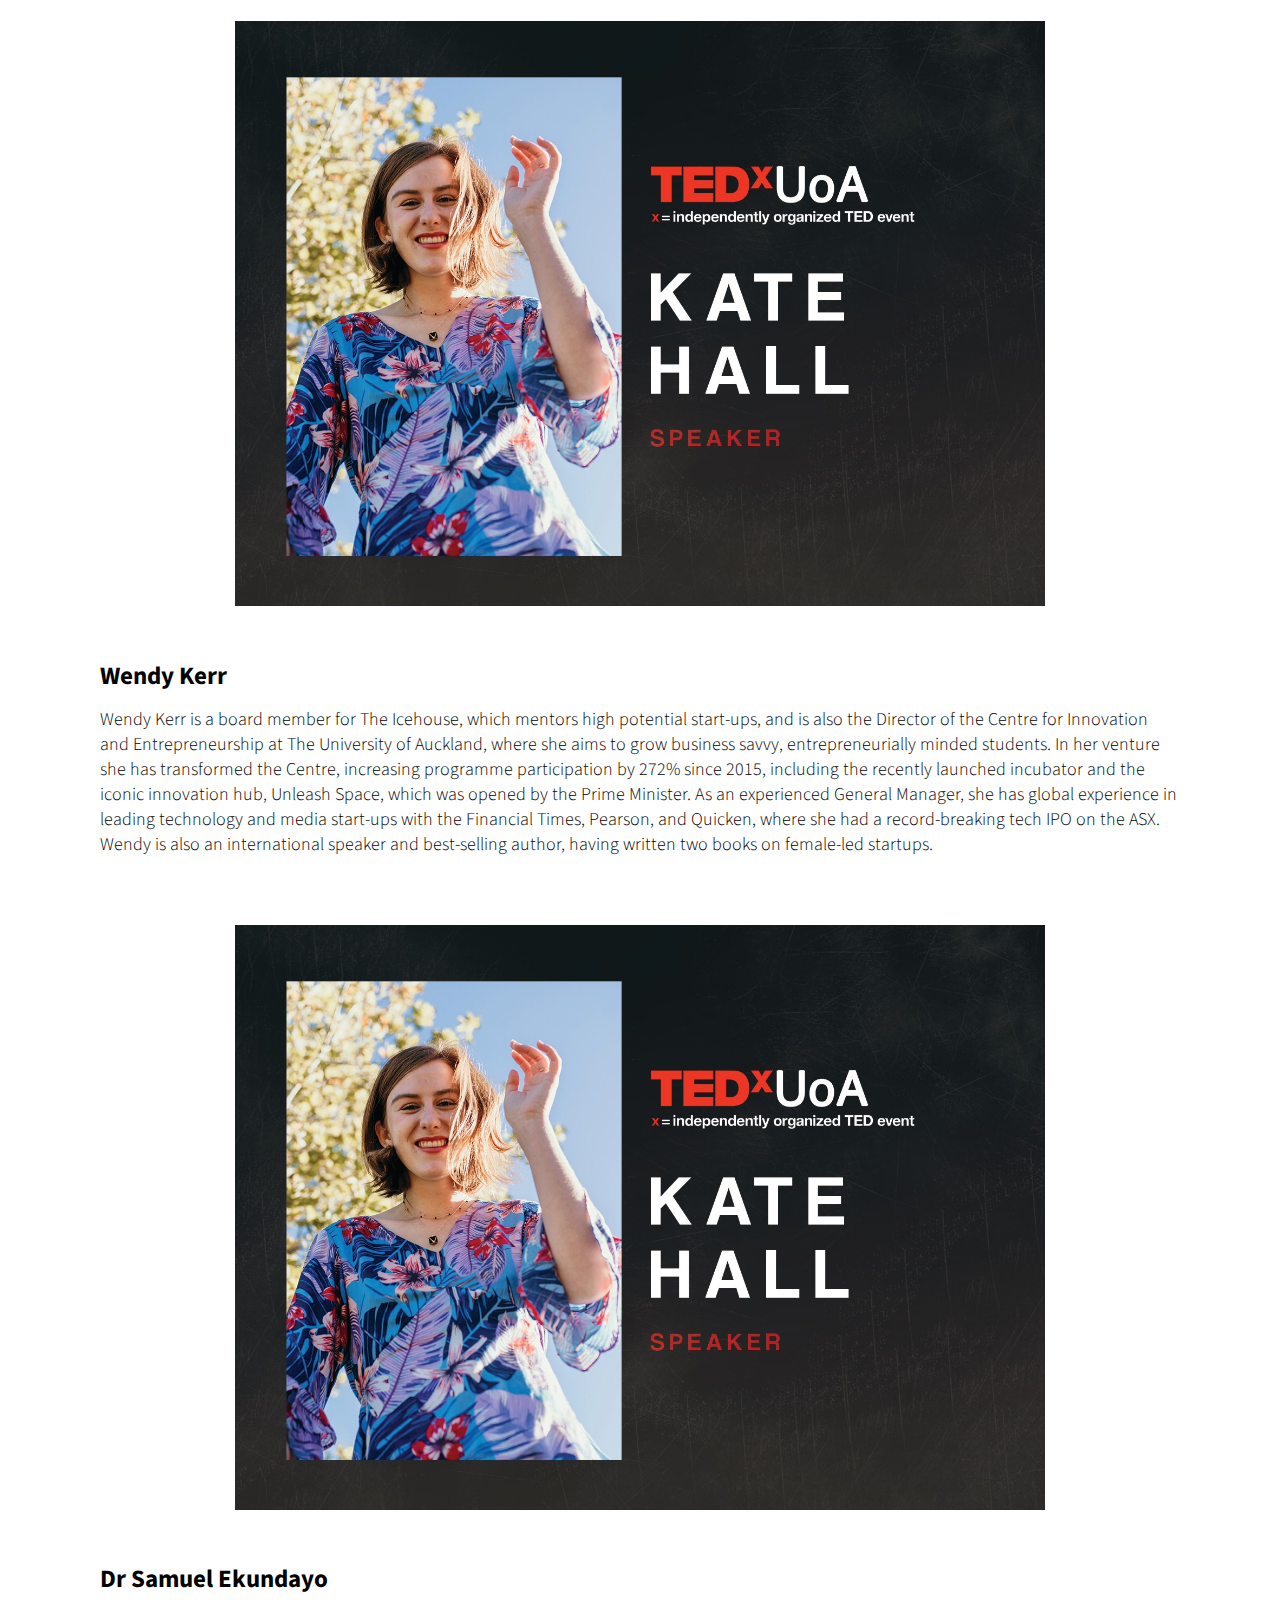
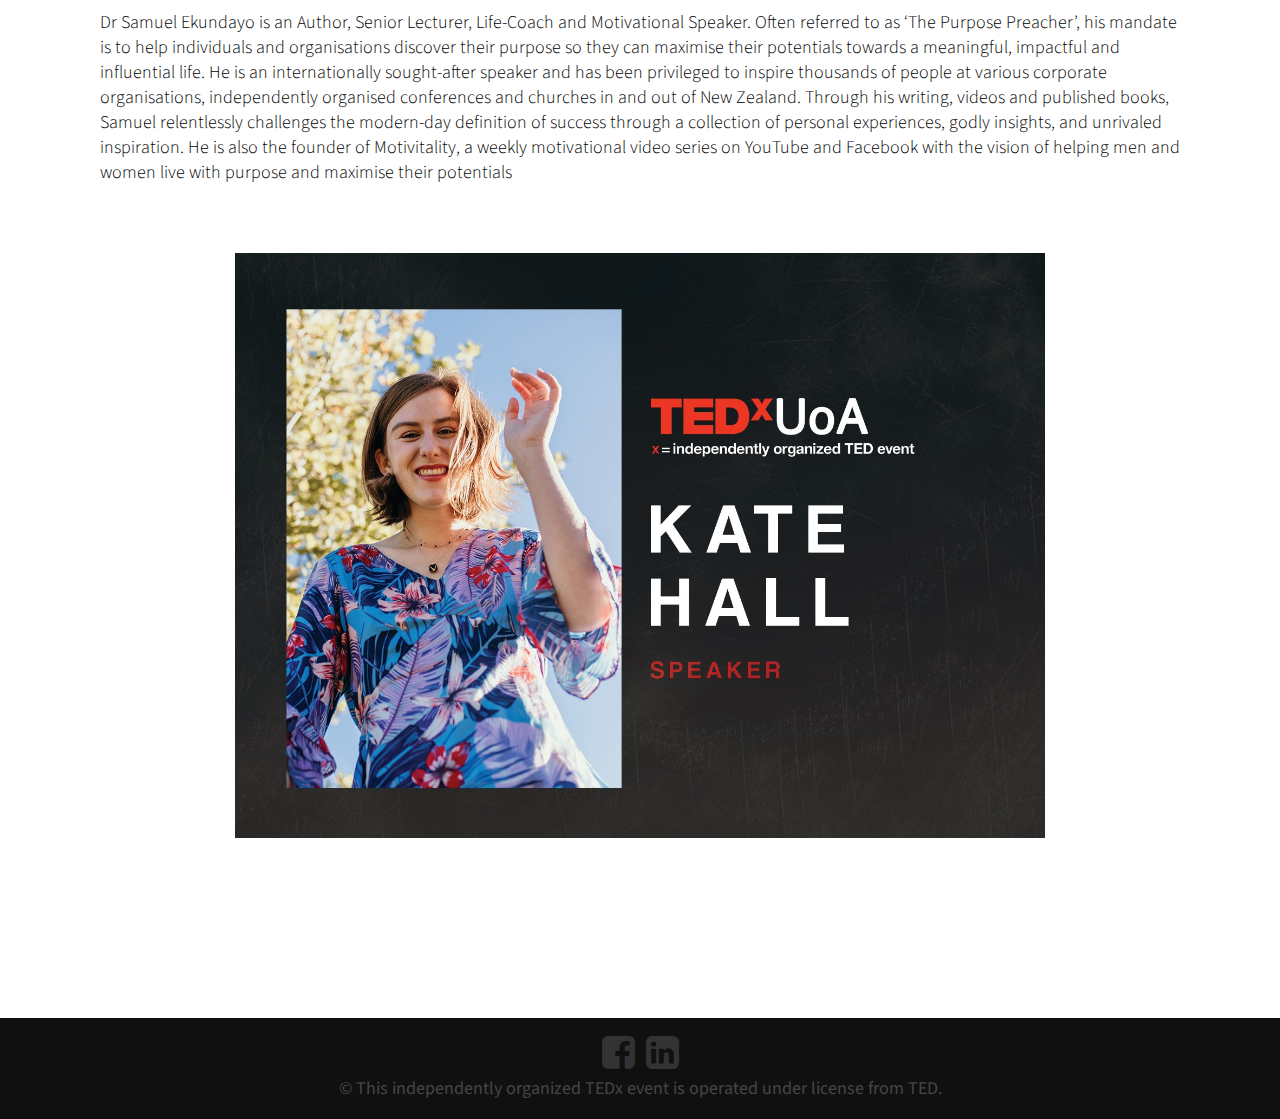
<file: post-speakers2019.html>
<!DOCTYPE html>
<html lang="en">
<head>
      <!-- Global site tag (gtag.js) - Google Analytics -->
    <script async src="https://www.googletagmanager.com/gtag/js?id=UA-118795218-1"></script>
    <script>
        window.dataLayer = window.dataLayer || [];
        function gtag(){dataLayer.push(arguments);}
        gtag('js', new Date());

        gtag('config', 'UA-118795218-1');
    </script>

      <meta charset="UTF-8">
      <script src='https://cdn.firebase.com/js/client/2.2.1/firebase.js'></script>
      <script src="https://ajax.googleapis.com/ajax/libs/jquery/1.9.1/jquery.min.js"></script>
      <link href="https://fonts.googleapis.com/css?family=Source+Sans+Pro:300,300i,400,400i,600,600i,700,700i" rel="stylesheet">
      <link href="https://maxcdn.bootstrapcdn.com/font-awesome/4.7.0/css/font-awesome.min.css" rel="stylesheet">
      
      <link rel="icon" href="favicon.ico" type="../image/x-icon" />
      <link rel="shortcut icon" href="favicon.ico" type="../image/x-icon" />

      <meta name="viewport" content="width=device-width, initial-scale=1.0">
      <meta http-equiv="X-UA-Compatible" content="ie=edge">
      <title>Posts</title>

      <link rel="stylesheet" href="./style.css">
      <link rel="stylesheet" href="./poststyle.css">
      <script src="side.js"></script>
</head>
<body>
    <div class="wrapper">
        <nav>

          <div class="menu-icon">
                <i class="fa fa-bars fa-2x"></i>  
          </div>         

            <div class="logoSide">
                  <a href="./index.html"><img src="./imgs/logo3.png" alt="logo" class="logoSide"></a>
            </div>

          <div class="menu">
                <ul>
                        <li><a href="./index.html#sectionZero" class="link"></a></li>
                        <li><a href="./index.html#sectionOne" class="link">ABOUT</a></li>
                        <li><a href="./index.html#sectionTwo" class="link">PAST EVENT</a></li>
                        <li><a href="./index.html#sectionThree" class="link">EVENT 2019</a></li>
                        <li> <a href="./index.html#sectionFour" class="link">CONTACT US</a></li>
                        <li> <a href="./posts.html" class="link" style="color: #d20000">POSTS</a></li>
                        <li> <a href="./ted.html" class="link" >TED</a></li>
                </ul>
          </div>
        </nav>
    </div>

      <div id="subPostZero">
          <p style="text-align: center; padding-top: 50px; font-weight: 800; font-size: 40px; letter-spacing: 4px; word-wrap: break-word; ">Speakers of 2019</p>
          
          
          <div class="text">
              <p> Our spectacular speaker line-up has been released, and we're so excited to hear from them in 2019's conference! Get to know them below: </p>
    
              <h5> Dr. Peng Du </h5>
              <p>Dr Peng Du is a Senior Research Fellow in the Gastrointestinal Research Group at the University of Auckland Bioengineering Institute. He is heavily involved with mathematical modelling in gastrointestinal electrophysiology, where he has developed cutting-edge technology to improve clinical research and diagnosis of any abnormal activity within the gut by monitoring bio-electric signals. Peng has received numerous awards, including the 2018 Prime Minister's MacDiarmid Emerging Scientist winner (a prestigious award dedicated to rising New Zealand scientists involved in leading-edge research)!</p>
              <img class="speakers-img" src="imgs/speakers2019/pengdu.jpg"/>

              <h5> Fay Ghani </h5>
              <p>Fay is currently a student at The University of Auckland but has had her fair share of travel from living in Auckland, Malaysia and Jordan. From a young age, her parents placed an emphasis on travelling the world and appreciating the beauty that other cultures and people bring. With her multicultural upbringing and experiences and stories of those around her, she's extremely inspired to share her understanding of transformations in identity as a consequence of our shared world.</p>
              <img class="speakers-img" src="imgs/speakers2019/fay.jpg"/>

              <h5> Niki Bezzant </h5>
              <p>Niki is an esteemed writer and speaker for the food industry, advocating for sustainable food consumption and sensible use of media to create a positive and constructive space for nutrition.

                  Currently the President of Food writers NZ, she has followed numerous ventures in food and journalism through founding both the Cuisine and the Healthy Food Guide magazine, becoming an ambassador to the Garden to Table programme, and being a member of the council of Directors for the True Health Initiative. Through these, she's certainly knowledgeable and is passionate in sharing the effects of modern media and consumer attitudes on improving lifestyle and health.</p>
              <img class="speakers-img" src="imgs/speakers2019/niki.jpg"/>

              <h5> Kate Hall </h5>
              <p>Get to know our speaker who'll be touching on current Environmental insights: Kate Hall!

                        Between being a social media influencer and a sustainable living advocator, Kate is a passionate and determined entrepreneur, writer, and founder of two brands.
                        
                        Better known as Ethically Kate, she creates a space that teaches people how to live more sustainably, highlighting the ease of transitioning into a sustainable lifestyle, along with encouraging brands to be proud of their products and champions them to maximum confidence. Her other brand, Coast Sitters, is a babysitting/nannying service of over 20 employees centered in Hibiscus Coast where parents can safely leave their children when in need of extra help.
                        
                        Kate will share key points and insights through her journey of innovation and sustainability.</p>
              <img class="speakers-img" src="imgs/speakers2019/kate.jpg"/>

              <h5> Wendy Kerr </h5>
              <p>
                  Wendy Kerr is a board member for The Icehouse, which mentors high potential start-ups, and is also the Director of the Centre for Innovation and Entrepreneurship at The University of Auckland, where she aims to grow business savvy, entrepreneurially minded students. In her venture she has transformed the Centre, increasing programme participation by 272% since 2015, including the recently launched incubator and the iconic innovation hub, Unleash Space, which was opened by the Prime Minister. As an experienced General Manager, she has global experience in leading technology and media start-ups with the Financial Times, Pearson, and Quicken, where she had a record-breaking tech IPO on the ASX. Wendy is also an international speaker and best-selling author, having written two books on female-led startups.


              </p>
              <img class="speakers-img" src="imgs/speakers2019/kate.jpg"/>

              <h5> Dr Samuel Ekundayo </h5>
              <p>Dr Samuel Ekundayo is an Author, Senior Lecturer, Life-Coach and Motivational Speaker. Often referred to as ‘The Purpose Preacher’, his mandate is to help individuals and organisations discover their purpose so they can maximise their potentials towards a meaningful, impactful and influential life. He is an internationally sought-after speaker and has been privileged to inspire thousands of people at various corporate organisations, independently organised conferences and churches in and out of New Zealand. Through his writing, videos and published books, Samuel relentlessly challenges the modern-day definition of success through a collection of personal experiences, godly insights, and unrivaled inspiration. He is also the founder of Motivitality, a weekly motivational video series on YouTube and Facebook with the vision of helping men and women live with purpose and maximise their potentials
            </p>
              <img class="speakers-img" src="imgs/speakers2019/kate.jpg"/>

              <!--<p align="center"><iframe width="860" height="515" src="https://www.youtube.com/embed/JpCPwDeVErg" frameborder="0" allow="autoplay; encrypted-media" allowfullscreen></iframe></p>-->
          </div>

          
          

        </div> 

      <div id="sectionFive" div class="mydiv">

                  <div id="lab_social_icon_footer">                       
                        <a href="https://www.facebook.com/TEDxUoA/" target="_blank"><i id="social-fb" class="fa fa-facebook-square fa-3x social"></i></a>
                        <a href="https://www.linkedin.com/company/tedxuoa/" target="_blank"><i id="social-ln" class="fa fa-linkedin-square fa-3x social"></i></a>
                        <p>© This independently organized TEDx event is operated under license from TED.</p>
                  </div>
      </div>

      <a href="#" class="back-to-top" style="display:inline;">
            <i class="fa fa-angle-double-up"></i>   
      </a>


</body>
</html>
</file>
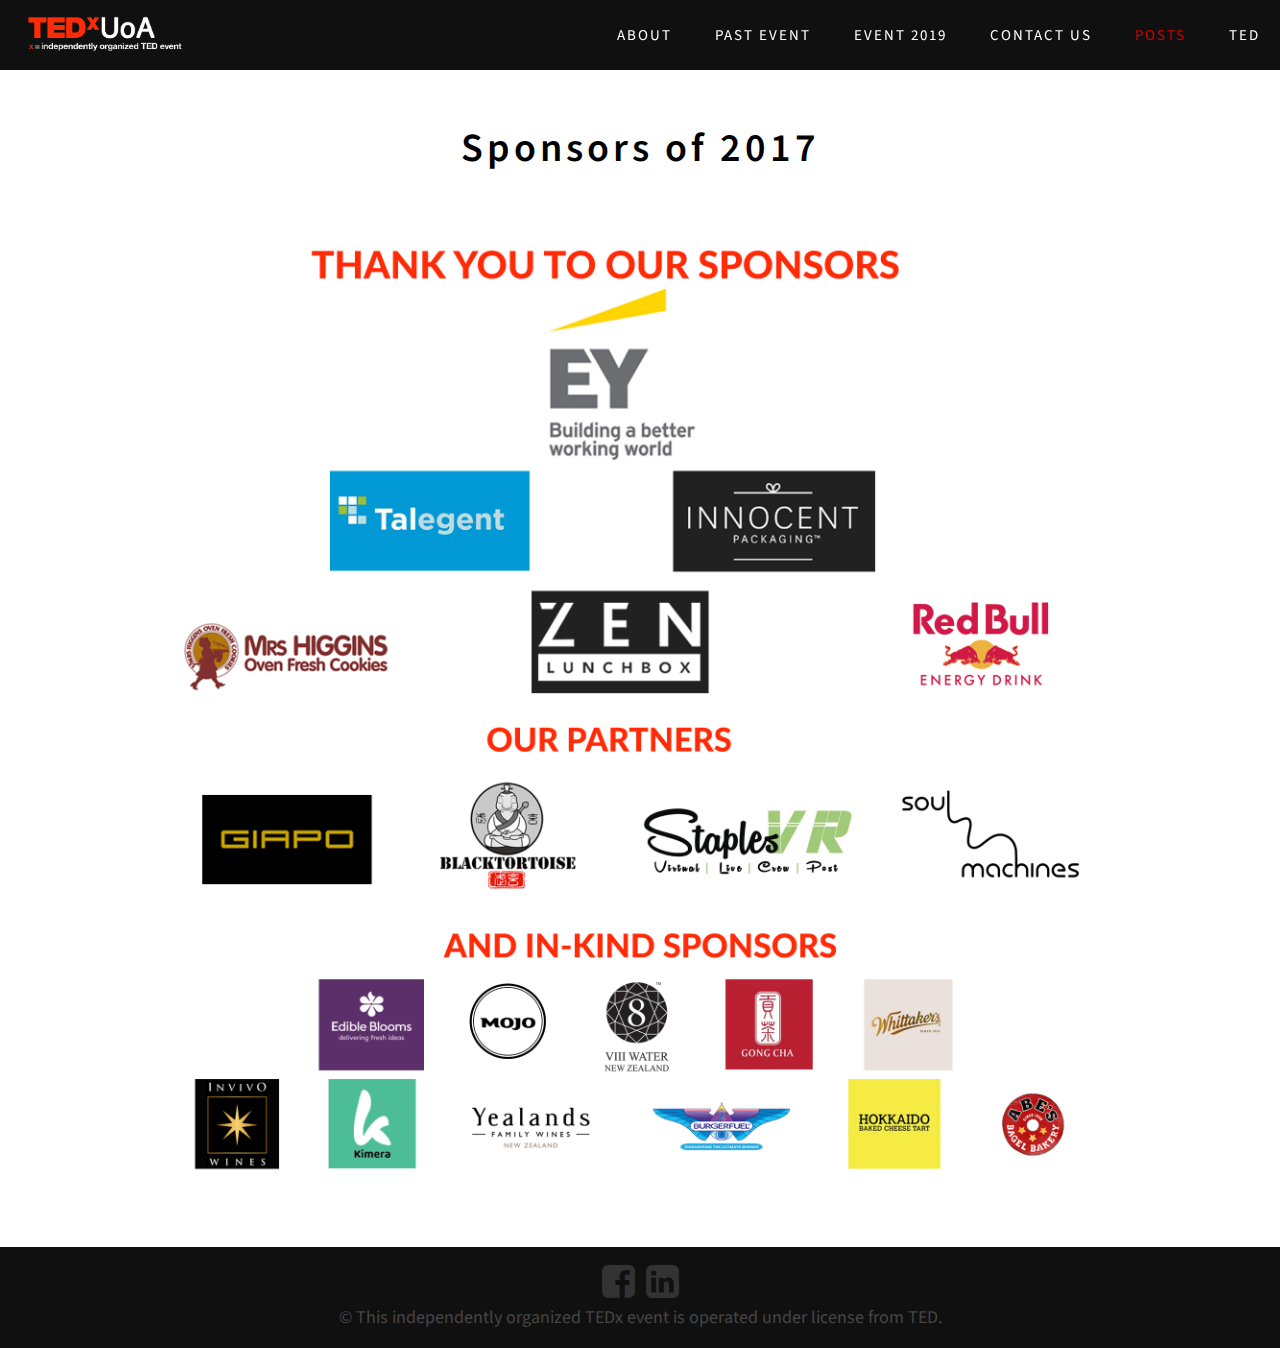
<file: post-sponsors2017.html>
<!DOCTYPE html>
<html lang="en">
<head>
      <!-- Global site tag (gtag.js) - Google Analytics -->
    <script async src="https://www.googletagmanager.com/gtag/js?id=UA-118795218-1"></script>
    <script>
        window.dataLayer = window.dataLayer || [];
        function gtag(){dataLayer.push(arguments);}
        gtag('js', new Date());

        gtag('config', 'UA-118795218-1');
    </script>

      <meta charset="UTF-8">
      <script src='https://cdn.firebase.com/js/client/2.2.1/firebase.js'></script>
      <script src="https://ajax.googleapis.com/ajax/libs/jquery/1.9.1/jquery.min.js"></script>
      <link href="https://fonts.googleapis.com/css?family=Source+Sans+Pro:300,300i,400,400i,600,600i,700,700i" rel="stylesheet">
      <link href="https://maxcdn.bootstrapcdn.com/font-awesome/4.7.0/css/font-awesome.min.css" rel="stylesheet">
      
      <link rel="icon" href="favicon.ico" type="../image/x-icon" />
      <link rel="shortcut icon" href="favicon.ico" type="../image/x-icon" />

      <meta name="viewport" content="width=device-width, initial-scale=1.0">
      <meta http-equiv="X-UA-Compatible" content="ie=edge">
      <title>Posts</title>

      <link rel="stylesheet" href="./style.css">
      <link rel="stylesheet" href="./poststyle.css">
      <script src="side.js"></script>
</head>
<body>
    <div class="wrapper">
        <nav>

          <div class="menu-icon">
                <i class="fa fa-bars fa-2x"></i>  
          </div>         

            <div class="logoSide">
                  <a href="./index.html"><img src="./imgs/logo3.png" alt="logo" class="logoSide"></a>
            </div>

          <div class="menu">
                <ul>
                        <li><a href="./index.html#sectionZero" class="link"></a></li>
                        <li><a href="./index.html#sectionOne" class="link">ABOUT</a></li>
                        <li><a href="./index.html#sectionTwo" class="link">PAST EVENT</a></li>
                        <li><a href="./index.html#sectionThree" class="link">EVENT 2019</a></li>
                        <li> <a href="./index.html#sectionFour" class="link">CONTACT US</a></li>
                        <li> <a href="./posts.html" class="link" style="color: #d20000">POSTS</a></li>
                        <li> <a href="./ted.html" class="link" >TED</a></li>
                </ul>
          </div>
        </nav>
    </div>

      <div id="subPostZero">
          <p style="text-align: center; padding-top: 50px; font-weight: 600; font-size: 40px; letter-spacing: 4px; word-wrap: break-word; ">Sponsors of 2017</p>
          
          <img src="imgs/sponsors.png"/>
          

        </div> 

      <div id="sectionFive" div class="mydiv">

                  <div id="lab_social_icon_footer">                       
                        <a href="https://www.facebook.com/TEDxUoA/" target="_blank"><i id="social-fb" class="fa fa-facebook-square fa-3x social"></i></a>
                        <a href="https://www.linkedin.com/company/tedxuoa/" target="_blank"><i id="social-ln" class="fa fa-linkedin-square fa-3x social"></i></a>
                        <p>© This independently organized TEDx event is operated under license from TED.</p>
                  </div>
      </div>

      <a href="#" class="back-to-top" style="display:inline;">
            <i class="fa fa-angle-double-up"></i>   
      </a>


</body>
</html>
</file>
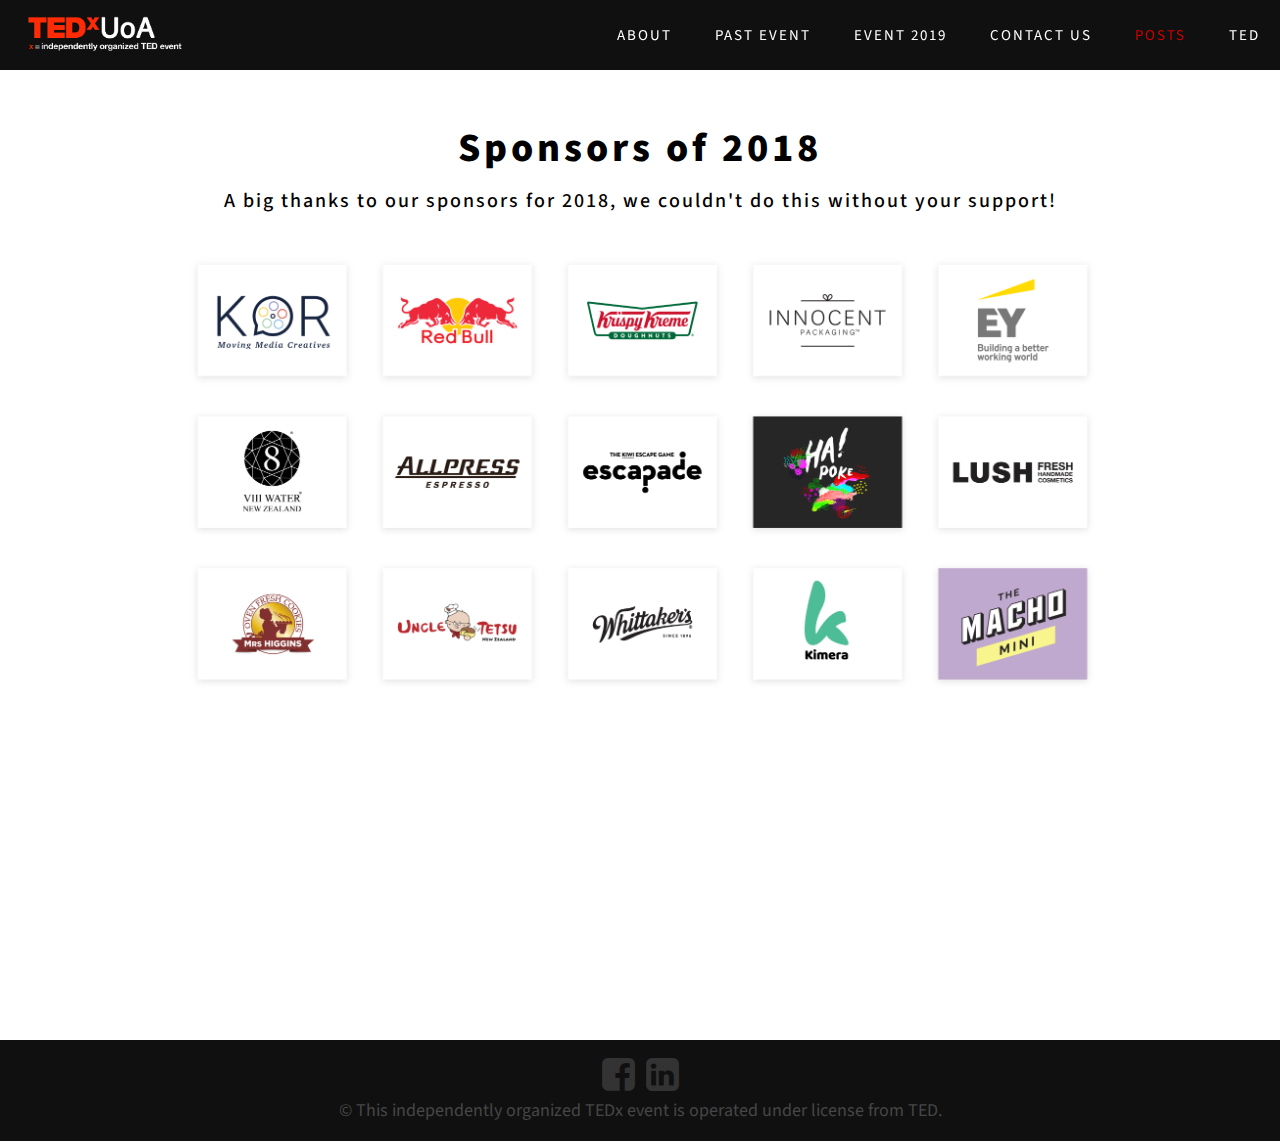
<file: post-sponsors2018.html>
<!DOCTYPE html>
<html lang="en">
<head>
      <!-- Global site tag (gtag.js) - Google Analytics -->
    <script async src="https://www.googletagmanager.com/gtag/js?id=UA-118795218-1"></script>
    <script>
        window.dataLayer = window.dataLayer || [];
        function gtag(){dataLayer.push(arguments);}
        gtag('js', new Date());

        gtag('config', 'UA-118795218-1');
    </script>

      <meta charset="UTF-8">
      <script src='https://cdn.firebase.com/js/client/2.2.1/firebase.js'></script>
      <script src="https://ajax.googleapis.com/ajax/libs/jquery/1.9.1/jquery.min.js"></script>
      <link href="https://fonts.googleapis.com/css?family=Source+Sans+Pro:300,300i,400,400i,600,600i,700,700i" rel="stylesheet">
      <link href="https://maxcdn.bootstrapcdn.com/font-awesome/4.7.0/css/font-awesome.min.css" rel="stylesheet">
      
      <link rel="icon" href="favicon.ico" type="../image/x-icon" />
      <link rel="shortcut icon" href="favicon.ico" type="../image/x-icon" />

      <meta name="viewport" content="width=device-width, initial-scale=1.0">
      <meta http-equiv="X-UA-Compatible" content="ie=edge">
      <title>Posts</title>

      <link rel="stylesheet" href="./style.css">
      <link rel="stylesheet" href="./poststyle.css">
      <script src="side.js"></script>
</head>
<body>
    <div class="wrapper">
        <nav>

          <div class="menu-icon">
                <i class="fa fa-bars fa-2x"></i>  
          </div>         

            <div class="logoSide">
                  <a href="./index.html"><img src="./imgs/logo3.png" alt="logo" class="logoSide"></a>
            </div>

          <div class="menu">
                <ul>
                        <li><a href="./index.html#sectionZero" class="link"></a></li>
                        <li><a href="./index.html#sectionOne" class="link">ABOUT</a></li>
                        <li><a href="./index.html#sectionTwo" class="link">PAST EVENT</a></li>
                        <li><a href="./index.html#sectionThree" class="link">EVENT 2019</a></li>
                        <li> <a href="./index.html#sectionFour" class="link">CONTACT US</a></li>
                        <li> <a href="./posts.html" class="link" style="color: #d20000">POSTS</a></li>
                        <li> <a href="./ted.html" class="link" >TED</a></li>
                </ul>
          </div>
        </nav>
    </div>

      <div id="subPostZero">
          <p style="text-align: center; padding-top: 50px; font-weight: 800; font-size: 40px; letter-spacing: 4px; word-wrap: break-word; ">Sponsors of 2018</p>
          <p style="text-align: center;  font-weight: 500; font-size: 20px; margin-top: -30px; margin-bottom: 40px; letter-spacing: 2px; word-wrap: break-word;"> A big thanks to our sponsors for 2018, we couldn't do this without your support! </p>
          
          <img src="imgs/sponsors2018.png"/>
          

        </div> 

      <div id="sectionFive" div class="mydiv">

                  <div id="lab_social_icon_footer">                       
                        <a href="https://www.facebook.com/TEDxUoA/" target="_blank"><i id="social-fb" class="fa fa-facebook-square fa-3x social"></i></a>
                        <a href="https://www.linkedin.com/company/tedxuoa/" target="_blank"><i id="social-ln" class="fa fa-linkedin-square fa-3x social"></i></a>
                        <p>© This independently organized TEDx event is operated under license from TED.</p>
                  </div>
      </div>

      <a href="#" class="back-to-top" style="display:inline;">
            <i class="fa fa-angle-double-up"></i>   
      </a>


</body>
</html>
</file>
<file: style.css>
/*red #d20000 */
/*charcoal #101010*/
/* padding-bottom usually prevents elements from falling out of a section when resized */
/* padding-top/bottom: 60px; - accounts for nav */

html, body {
      margin: 0;
      padding: 0;
      width: 100%;
      font-family: 'Source Sans Pro', sans-serif;
      overflow-x: hidden;
}

body {
      font-weight: 300;
      background-color: #101010;
}

::selection {
      background: #d64a4a; 
}
::-moz-selection {
      background: #d64a4a; 
}


.logo {
      width: 170px;
      height: 35px;
      position: fixed;
      float: left;
      margin: 8px 10px;
}


/* for side page logos like 'ted' and 'posts' - used as .logo class has specified
functionality in js file */

.logoSide {
      width: 170px;
      height: 35px;
      position: fixed;
      float: left;
      margin: 8px 10px;
}


nav {
      position: fixed;
      width: 100%;
      /* z-index ensures the element is always on top */
      z-index: 4;
}

/*styling of the nav bar on desktop view - mobile is under @media */
nav ul {
      line-height: 40px;
      overflow: hidden;
      text-align: right;
      margin: 0;
      transition: 1s;
}

nav.black ul {
      background: #101010;
}

nav ul li {
      display: inline-block;
      padding: 15px 20px;
}

nav ul li a {
      position: relative;
      padding-bottom: 15px;
      letter-spacing: 2px;
      font-size: 15px;
      line-height: 16px;
      font-weight: 400;
      color: white;
      text-decoration: none;
}

/* creating the line when nav element is hovered on */
nav ul li a::before {
      content: '';
      position: absolute;
      bottom: 3px;
      height: 2px;
      width: 100%;
      background-color: #d20000;
      transform: scale(0, 1);
      transition: transform 0.2s ease-out;
}

nav ul li a:hover {
      text-decoration: none;
      color: #d20000;
      transition: 0.5s;
}

nav ul li a:hover::before { 
      transform: scale(1, 1);
}

.menu-icon {
      line-height: 40px;
      background: #101010;
      text-align: right;
      padding: 15px;
      cursor: pointer;
      color: #fff;
      display: none;
}

/* min-height and width are pretty much the building blocks of each section */

/*#sectionZero,#sectionOne,#sectionThree,#sectionTwo,#sectionFour,#sectionFive,#sectionSix {
      min-height: 100vh;
      width: 100%;
}*/

/*WEBSITE BANNER - hero image */


#sectionZero {
      background:linear-gradient( rgba(0, 0, 0, 0.6), rgba(0, 0, 0, 0.6) ),url(imgs/banner2.jpg) center no-repeat;
      background-size: cover;
      min-height: 100vh;
       /* -60PX ensures the banner and nav are all the way at the top once the banner text is added */
       margin-top: -60px;
       /* -60PX bottom ensures theres no gap between the banner and sectionOne */
       margin-bottom: -50px;
       /* navbar is approx 70px high so you're accounting for that */
       animation: animate 16s ease-in-out infinite;
}

@keyframes animate{
      0%, 100%{
            background-image: url(imgs/banner5.jpg);
      }
      25%{
            background-image: url(imgs/banner6.jpg);
      }
      50%{
            background-image: url(imgs/banner3.jpg);
      }
      75%{
            background-image: url(imgs/banner7.jpg);
      }
}

#bannerText {
      text-align: center;
      color: white;
      /*shadow needed to see text over image */
      text-shadow: 2px 2px 20px rgb(0, 0, 0);
      
}

#bannerText p {
      padding-top: 400px;
      font-weight: 600;
      font-family: monaco, Consolas, "Lucida Console", monospace; 
      font-size:60px;
      /*line-height: 80px; */
      letter-spacing: 15px;  
}

/* padding stuff in #bannerText will harm the nav, so do that under bannerText p */



/* ABOUT SECTION */
#sectionOne {
      background:linear-gradient( rgba(0, 0, 0, 0.6), rgba(0, 0, 0, 0.9) ),url(imgs/about2.jpg) center no-repeat;
      background-size: cover;
      margin-top: 50px;
      min-height: 100vh;
}

.heading {
      /* margin top removes the white space between sections once text is added */
      margin-top: 0px;
      padding-top: 50px;
      color: white;
      font-size:60px;
      font-weight: bold;
      text-align: center;
      letter-spacing: 5px;
      word-wrap: break-word;
}

.contentOne p {  
      text-align: justify;
      color: white;
      font-size: 20px;
      line-height: 40px;
      padding-right: 25%;
      padding-left: 25%; 
      font-weight: 500;  
      margin-bottom: 0px;   
      
}

/* buttons used are defined here */
.button {
      color: #FFF;
      border: 2px solid #d20000;
      padding: 18px 30px;
      display: inline-block;
      font-size: 15px;
      letter-spacing: 1px;
      text-decoration: none;
      cursor: pointer;
      box-shadow: inset 0 0 0 0 #d20000;
      transition: ease-out 0.8s;
      margin-right: 10px;
      font-weight: 400;
}
    
.button:hover {
      box-shadow: inset 400px 0 0 0 #d20000;
}    

.buttonContainer {
      width: 100%;
      margin: 20px auto 0 auto;
      text-align: center;
      padding-bottom: 60px;
}

/* button container for the banner button */
.buttonContainer2 {
      width: 100%;
      margin-top: -40px;
      text-align: center;
      /* padding bottom prevents the button from falling out of the section when the 
      screen becomes too small */
      padding-bottom: 60px;
}

/* button & button container for the whakapapa section */
.buttonContainer3 {
      text-align: right;
      padding-right: 75px;
      padding-bottom: 100px;
}

.button3 {
      color: #FFF;
      border: 2px solid #FFF;
      padding: 18px 30px;
      display: inline-block;
      font-size: 15px;
      letter-spacing: 1px;
      text-decoration: none;
      cursor: pointer;
      box-shadow: inset 0 0 0 0 #FFF;
      transition: ease-out 0.8s;
      margin-right: 10px;
      font-weight: 400;
}
    
.button3:hover {
      box-shadow: inset 400px 0 0 0 #FFF;
      color: #d20000;
}   


/* Past Event SECTION */
#sectionTwo::selection{
      background: blue;
}

#sectionTwo {
      background-color: #d20000;
      min-height: 100vh;
      margin-top: 0px;
      max-width:100%;
}


.flex-container {
      display: -ms-flexbox;
      display: -webkit-flex;
      display: flex;
      -webkit-flex-direction: row;
      -ms-flex-direction: row;
      flex-direction: row;
      -webkit-flex-wrap: wrap;
      -ms-flex-wrap: wrap;
      flex-wrap: wrap;
      -webkit-align-items: flex-start;
      -ms-flex-align: start;
      align-items: flex-start;
      padding-right: 10px;

}

.flex-item {
      -webkit-order: 0;
      -ms-flex-order: 0;
      order: 0;
      -webkit-flex: 1 0 auto;
      -ms-flex: 1 0 auto;
      flex: 1 0 auto;
      -webkit-align-self: auto;
      -ms-flex-item-align: auto;
      align-self: auto;
      margin: 15px 0 5px 5px;
}

#rightSide {
      width: 10%;
      display: inline-block;
}

#leftSide {
      width: 10%;
      /*positioning triangle */
      padding-top: 310px;
      text-align: center;
      color: white; 
      font-size: 40px;      
}

#leftSide p {
      margin: -115px;
      text-align: center;
      font-weight: 600;
      /* centres it within the triangle */
      margin-left: -140px;
      color: white;
      font-size: 20px;
}

/* triangle animation */
.fa-play {
      -webkit-text-fill-color: transparent;
      -webkit-text-stroke-width: 3px;
      -webkit-text-stroke-color: white;
      cursor: pointer;
      transition: transform 300ms ease-in-out;
}

.fa-play:hover {
      /*Move right*/
      transform: translateX(40px);      
}

.headingRight {
      padding-top: 50px;
      margin-top: 0px;
      padding-right: 90px;
      color: white;
      font-size:60px;
      font-weight: bold;
      text-align: right;
      letter-spacing: 5px;
      word-wrap: break-word;
}

.headingRight p {
      /* reduces space between heading and content */
      margin-bottom: -0px;
}

#contentRight {
      padding-bottom: 200px;
}

#contentRight p {  
      text-align: justify;
      color: white;
      font-size: 20px;
      line-height: 40px;
      padding-right: 90px;
      padding-left: 5%;
      padding-bottom: 10px;     
}

/* EVENT 2018 */
#sectionThree {
      margin-top: 0px;
      background: linear-gradient(to bottom, black, rgba(71, 2, 2, 0.288), rgba(255, 0, 0, 0.37), rgba(71, 2, 2, 0.288), black) center no-repeat; 
      background-size: cover;      
      padding-bottom: 1px;
      min-height: 100vh;      
}

/*ensures the text isn't skewed - don't worry about it now */
#noSkew {
      padding-top: 20px;
      display: block;  
}

#noSkew p {   
      
      font-weight: 700;
      font-size:60px;
      line-height: 80px;      
      color: white;
      display: block;
}

.textType {  
      text-align: center;
      padding-top: 100px;
      letter-spacing: 3px;
      margin-bottom: 0px;
}


/* CONTACT FORM */
#sectionFour {
      background: rgba(0,0,0,1);
      margin-top: 0px;
      background-size: cover;
      min-height: 100vh;
}

form {
      text-align: center;
      font-family: 'Source Sans Pro', sans-serif;
      padding-bottom: 50px;
}


#sectionFour .heading {
      color: #d20000;
      padding-bottom: 0px;
}

.feedback-input {
      color:#d20000;
      font-size: 20px;
      line-height: 22px;
      background-color: transparent;
      border: none;
      border-bottom: 1px solid #d20000;
      transition: all 0.3s;
      padding: 13px;
      margin-bottom: 15px;
      width:50%;
      box-sizing: border-box;
      outline:0;
}
    
.feedback-input:focus { 
      border-bottom: 1px solid #d20000; 
}
    
textarea {
      height: 150px;
      line-height: 150%;
      resize:vertical;
}

/* styling the submit button like the other buttons */
[type="submit"] {
      margin-top: 10px;
      color: #FFF;
      border: 2px solid #d20000;
      background: transparent;
      padding: 18px 30px;
      display: inline-block;
      font-size: 15px;
      letter-spacing: 1px;
      text-decoration: none;
      cursor: pointer;
      box-shadow: inset 0 0 0 0 #d20000;
      transition: ease-out 0.8s;
      margin-right: 10px;
      font-weight: 400;
}

[type="submit"]:hover {
      box-shadow: inset 400px 0 0 0 #d20000;
}    


/* FOOTER */
#sectionFive {
      background-color: #101010;
      margin-top: 0px;
      background-size: cover;
      min-height: 5vh;
}

#sectionFive p {
      color: rgb(70, 70, 70);
      text-align: center;
      font-weight: 400;
      /*padding ensures when the browser is small the text isn't on the very edge */
      padding-left: 10px;
      padding-right: 10px;
      margin-top: 0px;
}

/* styling + animating the icons */
#lab_social_icon_footer {
      padding-top: 10px;
      text-align: center;
}
    
#lab_social_icon_footer a {
      color: #333;
}
    
#lab_social_icon_footer .social:hover {
      -webkit-transform: scale(1.1);
      -moz-transform: scale(1.1);
      -o-transform: scale(1.1);
      transform: scale(1.1);
}
    
#lab_social_icon_footer .social {
      -webkit-transform: scale(0.8);
      -moz-transform: scale(0.8);
      -o-transform: scale(0.8);
      -webkit-transition-duration: 0.5s;
      -moz-transition-duration: 0.5s;
      -o-transition-duration: 0.5s;
      transform: scale(0.8);
      transition-duration: 0.5s;
}

#lab_social_icon_footer #social-fb:hover {
      color: #3B5998;
}
    
#lab_social_icon_footer #social-ln:hover {
      color: #0077B5;
}


/* scroll up arrow for side pages like posts, ted */
.back-to-top {
      background: none;     
      margin: 0; 
      position: fixed;  
      bottom: 0;            
      right: 0;            
      width: 70px;            
      height: 70px;            
      z-index: 100;            
      display: none;            
      text-decoration: none;            
      color: #ffffff;
}
             
.back-to-top i {
      font-size: 60px;
}


/* countdown settings */
.container {
      background-color: black;    
      padding-top: 20px;
      border-radius: 10px 0px 0px 0px; 
      margin: 0; 
      position: fixed;  
      bottom: 0;            
      right: 0;        
      z-index: 100; 
      text-align: right;
      display: block;
      transition: all 0.4s ease-in-out;
      height: 200px;
}

.hide {
      height: 50px;
}

.countdown {
      display: inline-block;
      font-size: 20px;
      list-style-type: none;
      padding: 1em;
      text-transform: uppercase;
      color: white;
      letter-spacing: 3px;
      text-align: left;
}


.countdown span {
      display: block;
      font-size: 40px;
      
}

.container h1 {
      color: white;
      font-weight: 600;
      letter-spacing: 3px;
      padding-left: 60px;
      margin-bottom: -20px;
      text-align: left;
}

#toggleEvent {
      width: 30px;
      height: 5px;
      padding-right: 30px;
}

#toggleEvent:hover {
      cursor:pointer;
}

/* for devices with a large screen */
@media(min-width: 1350px) {
      /* move text and button up on hero img */
      #bannerText p {
            padding-top: 500px;
            
      }

      .buttonContainer2 {
            padding-bottom: 150px;
      }
      
}


@media(max-height: 780px) {
      /* 'about' less height */
      .heading {
            padding-top: 20px;
            padding-bottom: 0px;
      }

      /* 'whakapapa' less height */
      #leftSide {
            margin-top: 0px;
            margin-bottom: 0px;
      }
}

@media(max-height: 650px) {
      /* text and button on banner image need to move up => done with padding-top */
      #bannerText p {     
            padding-top: 30%;
      }
}


@media(max-width: 1300px) {
       /* Whakapapa section @media */
      .flex-container {
            -webkit-flex-direction: column;
            flex-direction: column;
      }

      .flex-item {
            -webkit-order: 0;
            -ms-flex-order: 0;
            order: 0;
            -webkit-flex: none;
            -ms-flex: none;
            flex: none;
            -webkit-align-self: center;
            -ms-flex-item-align: center;
            align-self: center;
            margin: 0px 0px 0px 0px;
            
            /* move the bottom text up */
            margin-bottom: -250px;   
      }

      #rightSide {
            width: 100%;
            display: inline-block;
            padding-bottom: 200px;
      }

      .headingRight {
            text-align: center;
            padding-right: 0px;   
      }
      
      #contentRight {
            padding-bottom: 200px;
            padding-left: 0px;
            padding-right: 0px;            
      }
      
      #contentRight p {  
            text-align: justify;
            color: white;
            font-size: 20px;
            line-height: 40px;
            padding-right: 0px;
            /* very important for whakapapa section when resized */
            padding-right: 25%;
            padding-left: 25%;           
      }

      .buttonContainer3 {
            text-align: center;
            padding-right: 0px;
      }
      
      #leftSide {
            width: 50%;
            /* controls how close the whakapapa title is to the triangle */
            margin-bottom: 200px;

            /* controls how far the triangle is from the top of the section */
            margin-top: -150px;
      
            text-align: center;
            color: white; 
            font-size: 40px;      
      }
      
      #leftSide p {
            text-align: center;
            font-weight: 600;
      
            /* centres it within the triangle */
            margin-left: -140px;
      
            color: white;
            font-size: 20px;
      }

      
}

@media(max-width: 920px) {
      /* mobile nav */
      .logo {
            position: fixed;
            top: 0;
            margin: 16px 10px;
      }

      .logoSide {
            position: fixed;
            top: 0;
            margin: 16px 10px;
      }

      nav ul {
            max-height: 0px;
            background: #101010;
            margin-top: -40px;
            padding-bottom: 20px; 
            
            /* I think this centers the nav on mobile screens */
            padding-right: 0px; 
            padding-left: 0px;
            padding-top: 0px;
      }

      nav.black ul {
            background: #101010;
      }

      .showing {
            max-height: 34em;
      }

      nav ul li {
            width: 100%;
            padding-bottom: 0px;
            padding-top: 0px;
            padding-left: 0px;
            text-align: center;
      }

      nav ul li a {
            position: relative;
      }

      .menu-icon {
            display: block;
      }

      /* About section */
      .heading p {
            padding-top: 40px;
      }

      .contentOne p { 
            text-align: justify;
            color: white;
            font-size: 20px;
            line-height: 40px;
            padding-right: 15%;
            padding-left: 15%;            
      }

      /* Button on banner */
      .buttonContainer2 {
            padding-bottom: 60px;
      }
     
      /* whakapapa media section */
      #contentRight p {  
            /* very important for whakapapa section when resized */
            padding-right: 15%;
            padding-left: 15%;
      }
}

@media (max-height: 650px) and (min-width: 650px) {
      .contentOne p {   
            padding-bottom: 10px;
      }

      .buttonContainer {
            padding-bottom: 60px;
      }

      .buttonContainer2 {     
            padding-bottom: 100px;
      }     
}

@media (max-width: 650px) {
      .buttonContainer2 {
            padding-bottom: 100px;
      }
}

@media(max-width: 550px) {
      .heading p {
            padding-top: 10px;
      }

      .contentOne p {
            text-align: justify;
            color: white;
            font-size: 20px;
            line-height: 40px;
            padding-right: 5%;
            padding-left: 5%;
            padding-bottom: 10px;
      }


      #contentRight p {  
            /* very important for whakapapa section when resized */
            padding-right: 5%;
            padding-left: 5%;
      }

      .buttonContainer {
            padding-bottom: 60px;
      }

      .buttonContainer2 {
            padding-bottom: 100px;
      }
}


@media(max-width: 350px) {
      .heading p {
            padding-top: 10px;
      }

      .contentOne p {
            text-align: justify;
            color: white;
            font-size: 20px;
            line-height: 40px;
            padding-right: 2%;
            padding-left: 2%;
            padding-bottom: 20px;
      }

      .headingRight {
            word-break: break-all;
      }

      #contentRight p {  
            /* very important for whakapapa section when resized */
            padding-right: 2%;
            padding-left: 2%;
      }

      .buttonContainer {
            padding-bottom: 60px;
      }

      .buttonContainer2 {
            padding-bottom: 100px;
      }

      /* make banner smaller */
      #bannerText p {     
            padding-top: 40%;
            letter-spacing: 3px;
            font-weight: 600;
            font-size: 40px;
            line-height: 60px;      
            padding-bottom: 20px;
      }
}
</file>
<file: poststyle.css>
#subPostZero {
  margin: 0px;
  background-size: cover;
  width: 100%;
  min-height: 100vh;
  margin-top: 70px;
  background-color: white;
  padding-bottom: 70px;
}
.post {
  box-shadow: 0 4px 8px 0 rgba(0, 0, 0, 0.13), 0 6px 20px 0 rgba(0, 0, 0, 0.048);
  width: 350px;
  display: inline-block;
  margin: 20px;
}

.post-sponsor {
  box-shadow: 0 4px 8px 0 rgba(0, 0, 0, 0.13), 0 6px 20px 0 rgba(0, 0, 0, 0.048);
  width: 350px;
  height: 200px;
  position: relative;
  display: inline-block;
  flex-direction: row;
  align-items: center;
  justify-content: space-evenly;
  text-align: center;
  margin: 20px;
}

.postHeading {
  margin-top: 0px;
}
#container {
  width: 90%;
  margin: auto;
  text-align: center;
}
.image {
  width: 100%;  
}

.imageContainer {
  height: 200px;
  overflow: hidden;
}
.innerContainer {
  padding: 20px;
  text-align: left;
}
.button {
  background-color: #d64a4a;
  border: none;
  color: white;
  padding: 10px 14px;
  text-align: center;
  text-decoration: none;
  display: inline-block;
  font-size: 14px;
  font-weight: 600;
}
@media(max-width: 888px) {
  /* text and button on banner image need to move up => done with padding-top */
  .post {     
    width: 90%;
  }
  .imageContainer {
    height: 250px;
  }
}

.featureImageContainer {
  height: 550px;
  overflow: hidden;
  z-index: -1;
}
#featureImage {
  z-index: -1;
  width: 100%;
}

.text {
  margin: 100px;
}
h5 {
  font-size: 25px;
  margin-bottom: -5px;
}
p {
  font-size: 18px;
}
iframe {
  margin: 50px;
  width: 70%;
  height: 415px;
}
img {
  display: block;
  margin-left: auto;
  margin-right: auto;
  width: 75%;
}

.speakers-img {
  padding-top: 50px; 
  padding-bottom: 10px;
}

.sponsor-img {
  max-width:100%;
  max-height:100%;
  object-fit: contain;
  object-position: center;
  vertical-align: middle;
  position: absolute;
  top: 50%;
  left: 50%;
  transform: translate(-50%,-50%);
}
</file>
